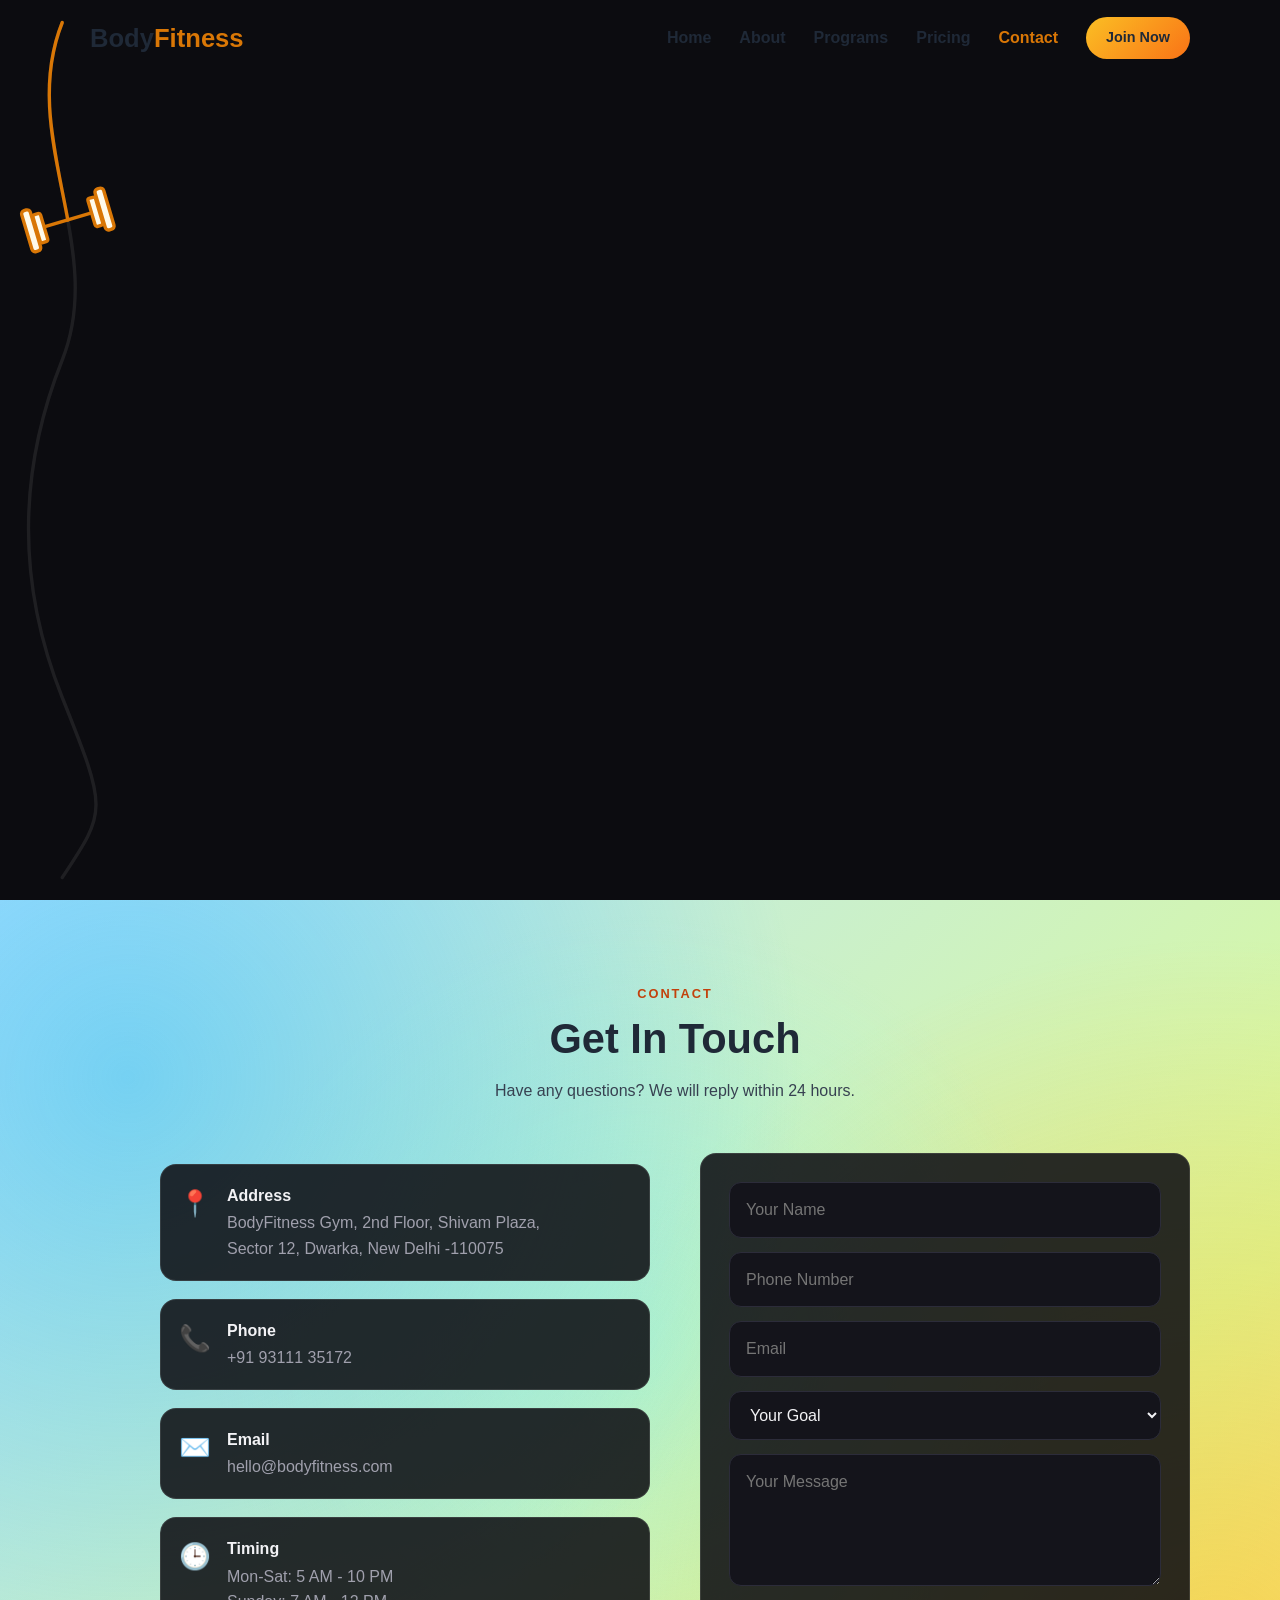
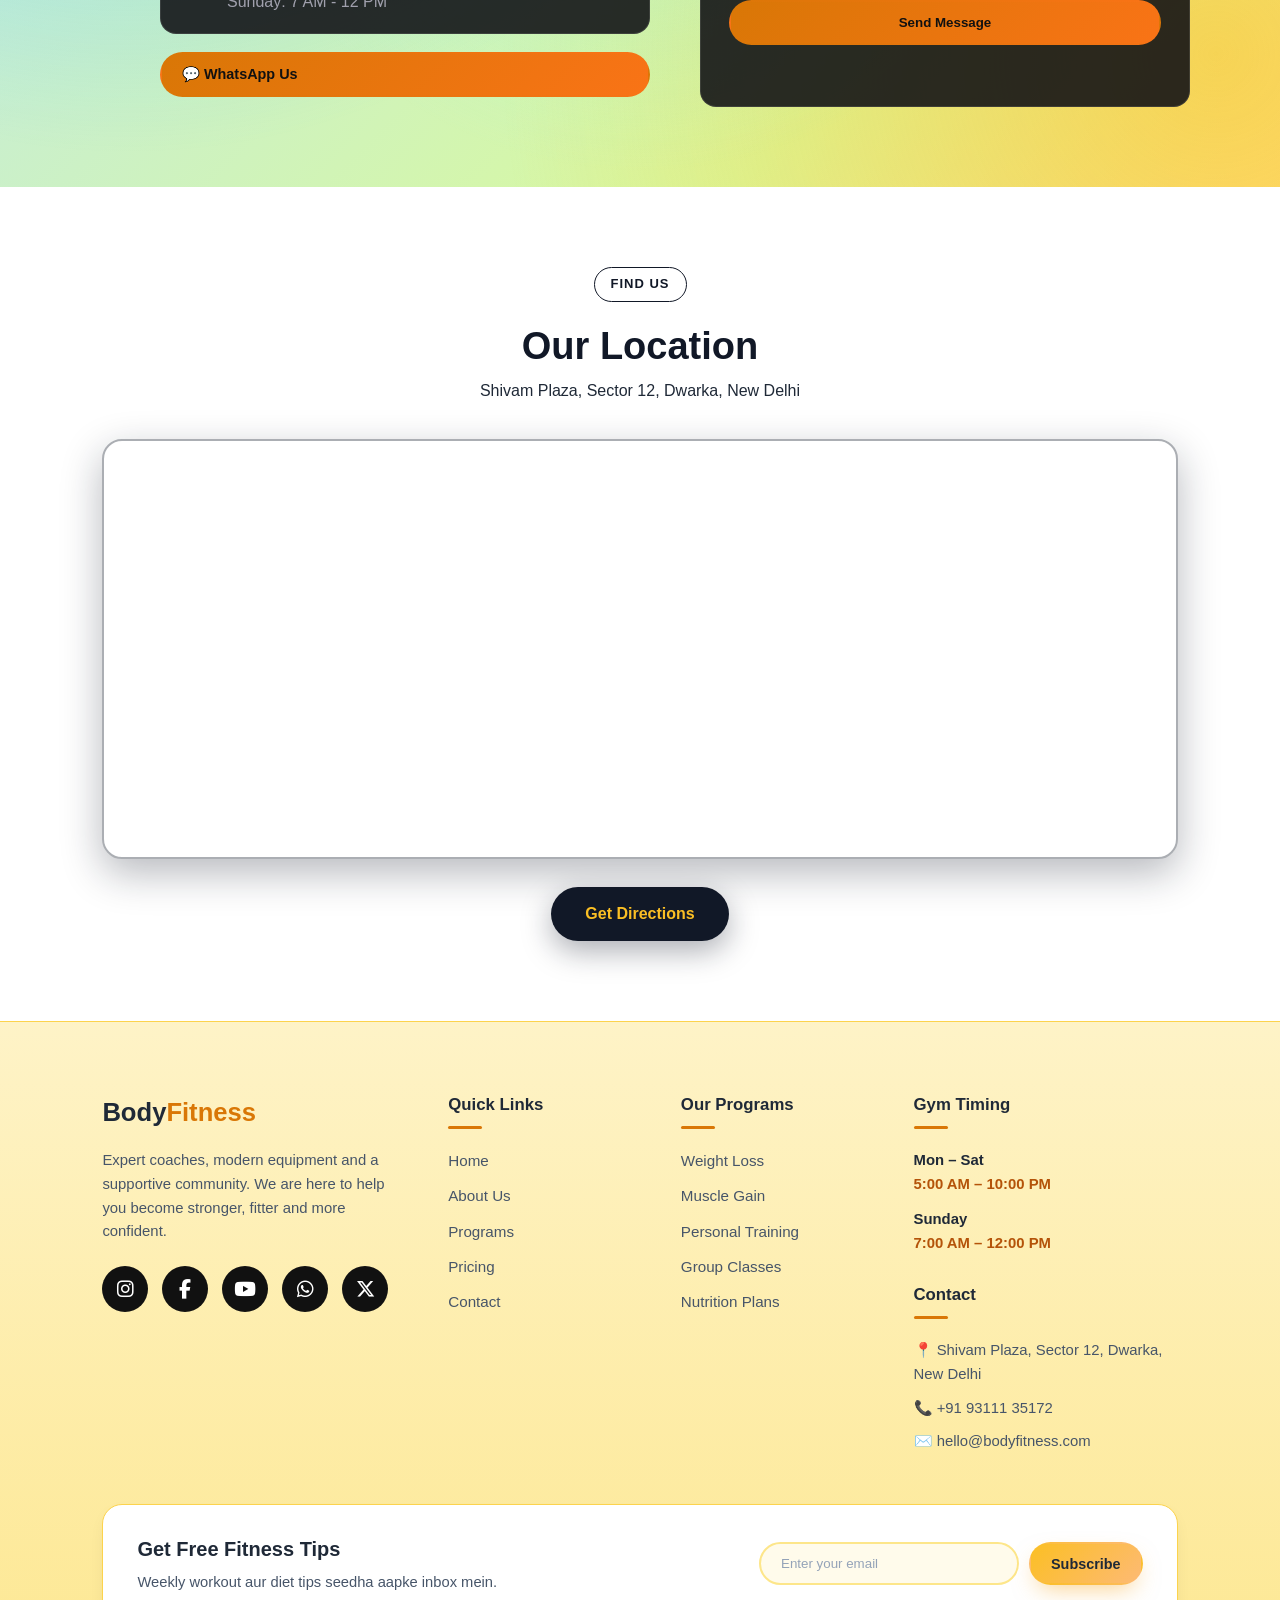
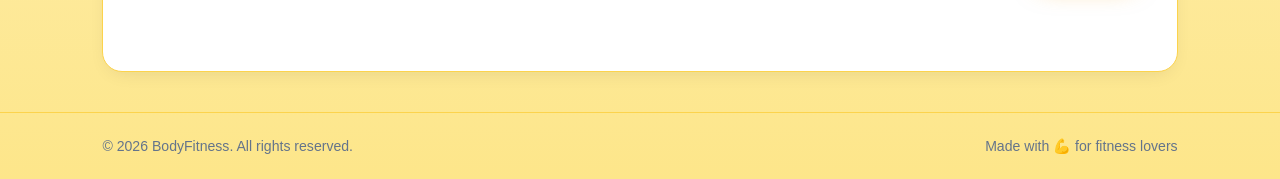
<file: contact.html>
<!DOCTYPE html>
<html lang="en">
<head>
  <meta charset="UTF-8" />
  <meta name="viewport" content="width=device-width, initial-scale=1" />
  <title>Contact – BodyFitness</title>
  <link rel="stylesheet" href="style.css" />
  <link rel="stylesheet" href="https://cdnjs.cloudflare.com/ajax/libs/font-awesome/6.5.1/css/all.min.css">
</head>
<body>

<!-- Scroll line + dumbbell -->
<svg class="scroll-line" viewBox="0 0 100 800" fill="none" aria-hidden="true">
  <path class="track" d="M50 20 C 10 120, 90 220, 50 320 S 10 520, 50 620 S 90 720, 50 780" />
  <path id="drawPath" d="M50 20 C 10 120, 90 220, 50 320 S 10 520, 50 620 S 90 720, 50 780" />
  <g id="dumbbell">
    <g id="dbSpin" stroke="#d97706" stroke-width="3" stroke-linejoin="round" fill="#fffbeb">
      <line x1="-22" y1="0" x2="22" y2="0" />
      <rect x="-38" y="-19" width="8" height="38" rx="3" />
      <rect x="-29" y="-13" width="7" height="26" rx="2" />
      <rect x="22" y="-13" width="7" height="26" rx="2" />
      <rect x="30" y="-19" width="8" height="38" rx="3" />
    </g>
  </g>
</svg>

<!-- Navigation -->
<header class="nav" id="nav">
  <div class="nav-inner">
    <a href="index.html" class="logo">Body<span>Fitness</span></a>
    <nav class="menu" id="menu">
      <a href="index.html">Home</a>
      <a href="about.html">About</a>
      <a href="programs.html">Programs</a>
      <a href="pricing.html">Pricing</a>
      <a href="contact.html" class="active">Contact</a>
      <a href="contact.html" class="btn btn-sm">Join Now</a>
    </nav>
    <button class="burger" id="burger" aria-label="Menu">☰</button>
  </div>
</header>

<!-- Contact -->
<!-- <section id="contact-us" class="section contact-video page-top">
  <video class="bg-video" autoplay muted loop playsinline preload="metadata">
    <source src="video/Gym3.mp4" type="video/mp4">
  </video>
  <div class="bg-overlay"></div>

  <div class="container contact-content">
    <div class="head reveal">
      <span class="eyebrow">Contact</span>
      <h2>Get In Touch</h2>
      <p>Have any questions? We will reply with in 24 hours.</p>
    </div>

    <div class="two-col">
      <div class="contact-info reveal">
        <div class="info-item"><span class="icon">📍</span><div><h3>Address</h3><p>BodyFitness Gym, 2nd Floor, Shivam Plaza,<br>Sector 12, Dwarka, New Delhi -110075</p></div></div>
        <div class="info-item"><span class="icon">📞</span><div><h3>Phone</h3><p>+91 93111 35172</p></div></div>
        <div class="info-item"><span class="icon">✉️</span><div><h3>Email</h3><p>hello@bodyfitness.com</p></div></div>
        <div class="info-item"><span class="icon">🕒</span><div><h3>Timing</h3><p>Mon-Sat: 5 AM - 10 PM<br>Sunday: 7 AM - 12 PM</p></div></div>
        <a href="https://wa.me/919311135172" target="_blank" class="btn btn-sm">💬 WhatsApp Us</a>
      </div>

      <form class="contact-form card reveal" id="contactForm">
        <input type="text" name="name" placeholder="Your Name" required>
        <input type="tel" name="phone" placeholder="Phone Number" required>
        <input type="email" name="email" placeholder="Email">
        <select name="goal">
          <option value="">Your Goal</option>
          <option>Weight Loss</option>
          <option>Muscle Gain</option>
          <option>Strength Training</option>
          <option>Yoga / Zumba</option>
        </select>
        <textarea name="message" rows="4" placeholder="Your Message"></textarea>
        <button type="submit" class="btn">Send Message</button>
        <p class="form-msg" id="formMsg"></p>
      </form>
    </div>
  </div>
</section> -->

<!-- Contact: sirf video -->
<section id="contact-us" class="section contact-video page-top">
  <video class="bg-video" autoplay muted loop playsinline preload="metadata">
    <source src="video/Gym3.mp4" type="video/mp4">
  </video>
  <div class="bg-overlay"></div>
</section>

<!-- Heading + Form wali alag section -->
<section class="section contact-form-section">
  <div class="container">

    <div class="head reveal">
      <span class="eyebrow">Contact</span>
      <h2>Get In Touch</h2>
      <p>Have any questions? We will reply within 24 hours.</p>
    </div>

    <div class="two-col">
      <div class="contact-info reveal">
        <div class="info-item"><span class="icon">📍</span><div><h3>Address</h3><p>BodyFitness Gym, 2nd Floor, Shivam Plaza,<br>Sector 12, Dwarka, New Delhi -110075</p></div></div>
        <div class="info-item"><span class="icon">📞</span><div><h3>Phone</h3><p>+91 93111 35172</p></div></div>
        <div class="info-item"><span class="icon">✉️</span><div><h3>Email</h3><p>hello@bodyfitness.com</p></div></div>
        <div class="info-item"><span class="icon">🕒</span><div><h3>Timing</h3><p>Mon-Sat: 5 AM - 10 PM<br>Sunday: 7 AM - 12 PM</p></div></div>
        <a href="https://wa.me/919311135172" target="_blank" class="btn btn-sm">💬 WhatsApp Us</a>
      </div>

      <form class="contact-form card reveal" id="contactForm">
        <input type="text" name="name" placeholder="Your Name" required>
        <input type="tel" name="phone" placeholder="Phone Number" required>
        <input type="email" name="email" placeholder="Email">
        <select name="goal">
          <option value="">Your Goal</option>
          <option>Weight Loss</option>
          <option>Muscle Gain</option>
          <option>Strength Training</option>
          <option>Yoga / Zumba</option>
        </select>
        <textarea name="message" rows="4" placeholder="Your Message"></textarea>
        <button type="submit" class="btn">Send Message</button>
        <p class="form-msg" id="formMsg"></p>
      </form>
    </div>

  </div>
</section>

<!-- MAP SECTION -->
<section class="map-section" id="location">
  <div class="map-head">
    <span class="map-tag">Find Us</span>
    <h2>Our <span>Location</span></h2>
    <p>Shivam Plaza, Sector 12, Dwarka, New Delhi</p>
  </div>

  <div class="map-box">
    <iframe
      src="https://www.google.com/maps?q=Sector+12+Dwarka+New+Delhi&output=embed"
      width="100%"
      height="100%"
      style="border:0;"
      allowfullscreen=""
      loading="lazy"
      referrerpolicy="no-referrer-when-downgrade"
      title="BodyFitness Location">
    </iframe>
  </div>

  <a class="map-btn"
     href="https://www.google.com/maps/search/?api=1&query=Sector+12+Dwarka+New+Delhi"
     target="_blank" rel="noopener">
    Get Directions
  </a>
</section>

<!-- <footer class="footer">
  <div class="footer-links">
    <a href="index.html">Home</a>
    <a href="about.html">About</a>
    <a href="programs.html">Programs</a>
    <a href="pricing.html">Pricing</a>
    <a href="contact.html">Contact</a>
  </div>
  <p>© <span id="year"></span> BodyFitness. All rights reserved.</p>
</footer> -->
<footer class="ft">

  <div class="ft-main">

    <!-- Brand + social -->
    <div class="ft-col ft-brand">
      <a href="index.html" class="logo">Body<span>Fitness</span></a>
     <p>Expert coaches, modern equipment and a supportive community. We are here to help you become stronger, fitter and more confident.</p>
    <div class="ft-social">
   <a href="https://www.instagram.com" target="_blank" rel="noopener noreferrer" aria-label="Instagram" title="Instagram">
    <i class="fa-brands fa-instagram"></i>
   </a>
   <a href="https://www.facebook.com" target="_blank" rel="noopener noreferrer" aria-label="Facebook" title="Facebook">
    <i class="fa-brands fa-facebook-f"></i>
   </a>
   <a href="https://www.youtube.com" target="_blank" rel="noopener noreferrer" aria-label="YouTube" title="YouTube">
    <i class="fa-brands fa-youtube"></i>
   </a>
   <a href="https://wa.me/919311135172" target="_blank" rel="noopener noreferrer" aria-label="WhatsApp" title="WhatsApp">
    <i class="fa-brands fa-whatsapp"></i>
   </a>
   <a href="https://www.x.com" target="_blank" rel="noopener noreferrer" aria-label="X" title="X">
    <i class="fa-brands fa-x-twitter"></i>
   </a>
   </div>
    </div>

    <!-- Quick links -->
    <div class="ft-col">
      <h4>Quick Links</h4>
      <a href="index.html">Home</a>
      <a href="about.html">About Us</a>
      <a href="programs.html">Programs</a>
      <a href="pricing.html">Pricing</a>
      <a href="contact.html">Contact</a>
    </div>

    <!-- Programs -->
    <div class="ft-col">
      <h4>Our Programs</h4>
      <a href="programs.html">Weight Loss</a>
      <a href="programs.html">Muscle Gain</a>
      <a href="programs.html">Personal Training</a>
      <a href="programs.html">Group Classes</a>
      <a href="programs.html">Nutrition Plans</a>
    </div>

    <!-- Timing + Contact -->
    <div class="ft-col">
      <h4>Gym Timing</h4>
      <p class="ft-time"><b>Mon – Sat</b><span>5:00 AM – 10:00 PM</span></p>
      <p class="ft-time"><b>Sunday</b><span>7:00 AM – 12:00 PM</span></p>
      <h4 class="ft-gap">Contact</h4>
      <p>📍 Shivam Plaza, Sector 12, Dwarka, New Delhi</p>
      <p>📞 +91 93111 35172</p>
      <p>✉️ hello@bodyfitness.com</p>
    </div>

  </div>

  <!-- Newsletter -->
  <div class="ft-news">
    <div>
      <h4>Get Free Fitness Tips</h4>
      <p>Weekly workout aur diet tips seedha aapke inbox mein.</p>
    </div>
    <form id="newsForm" class="ft-form">
      <input type="email" placeholder="Enter your email" required />
      <button type="submit" class="btn btn-sm">Subscribe</button>
    </form>
    <p class="ft-msg" id="newsMsg"></p>
  </div>

  <!-- Bottom bar -->
  <div class="ft-bottom">
    <p>© <span id="year"></span> BodyFitness. All rights reserved.</p>
    <p>Made with 💪 for fitness lovers</p>
  </div>

</footer>

<script src="script.js"></script>
</body>
</html>
</file>
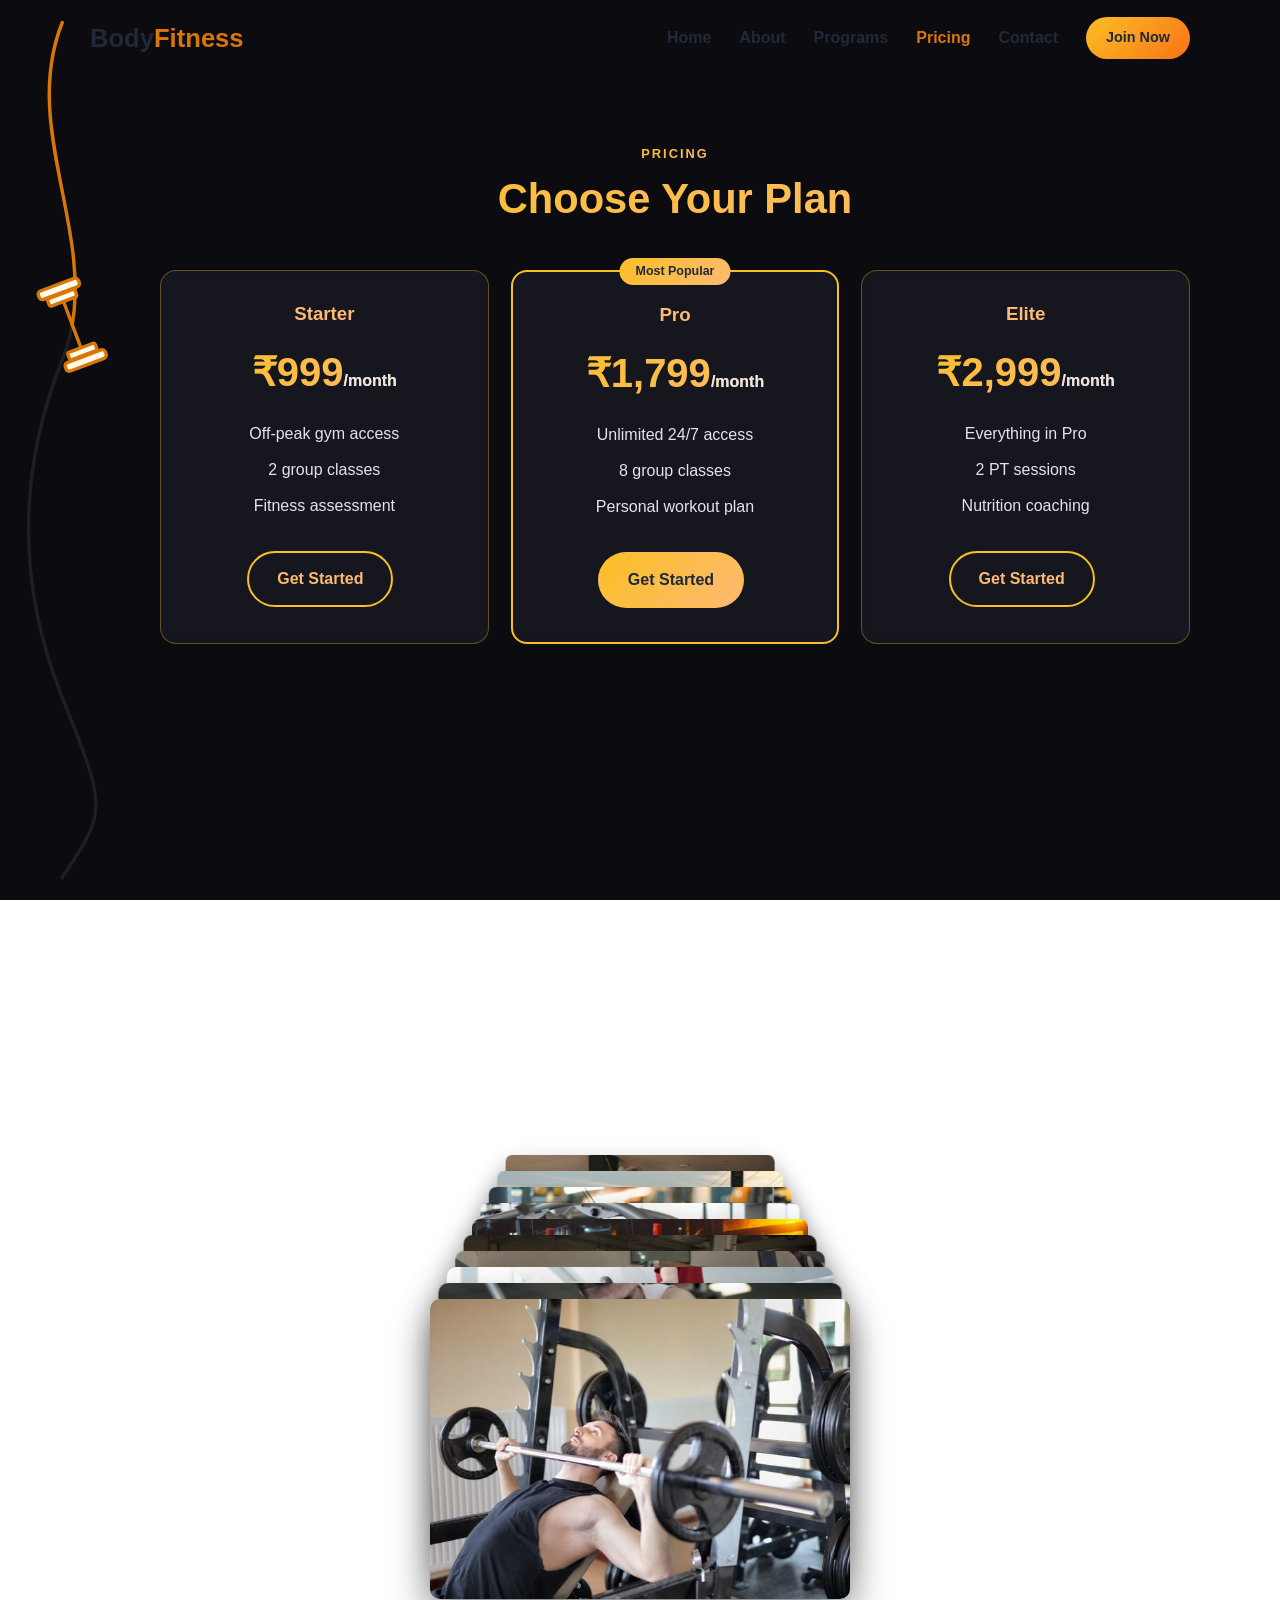
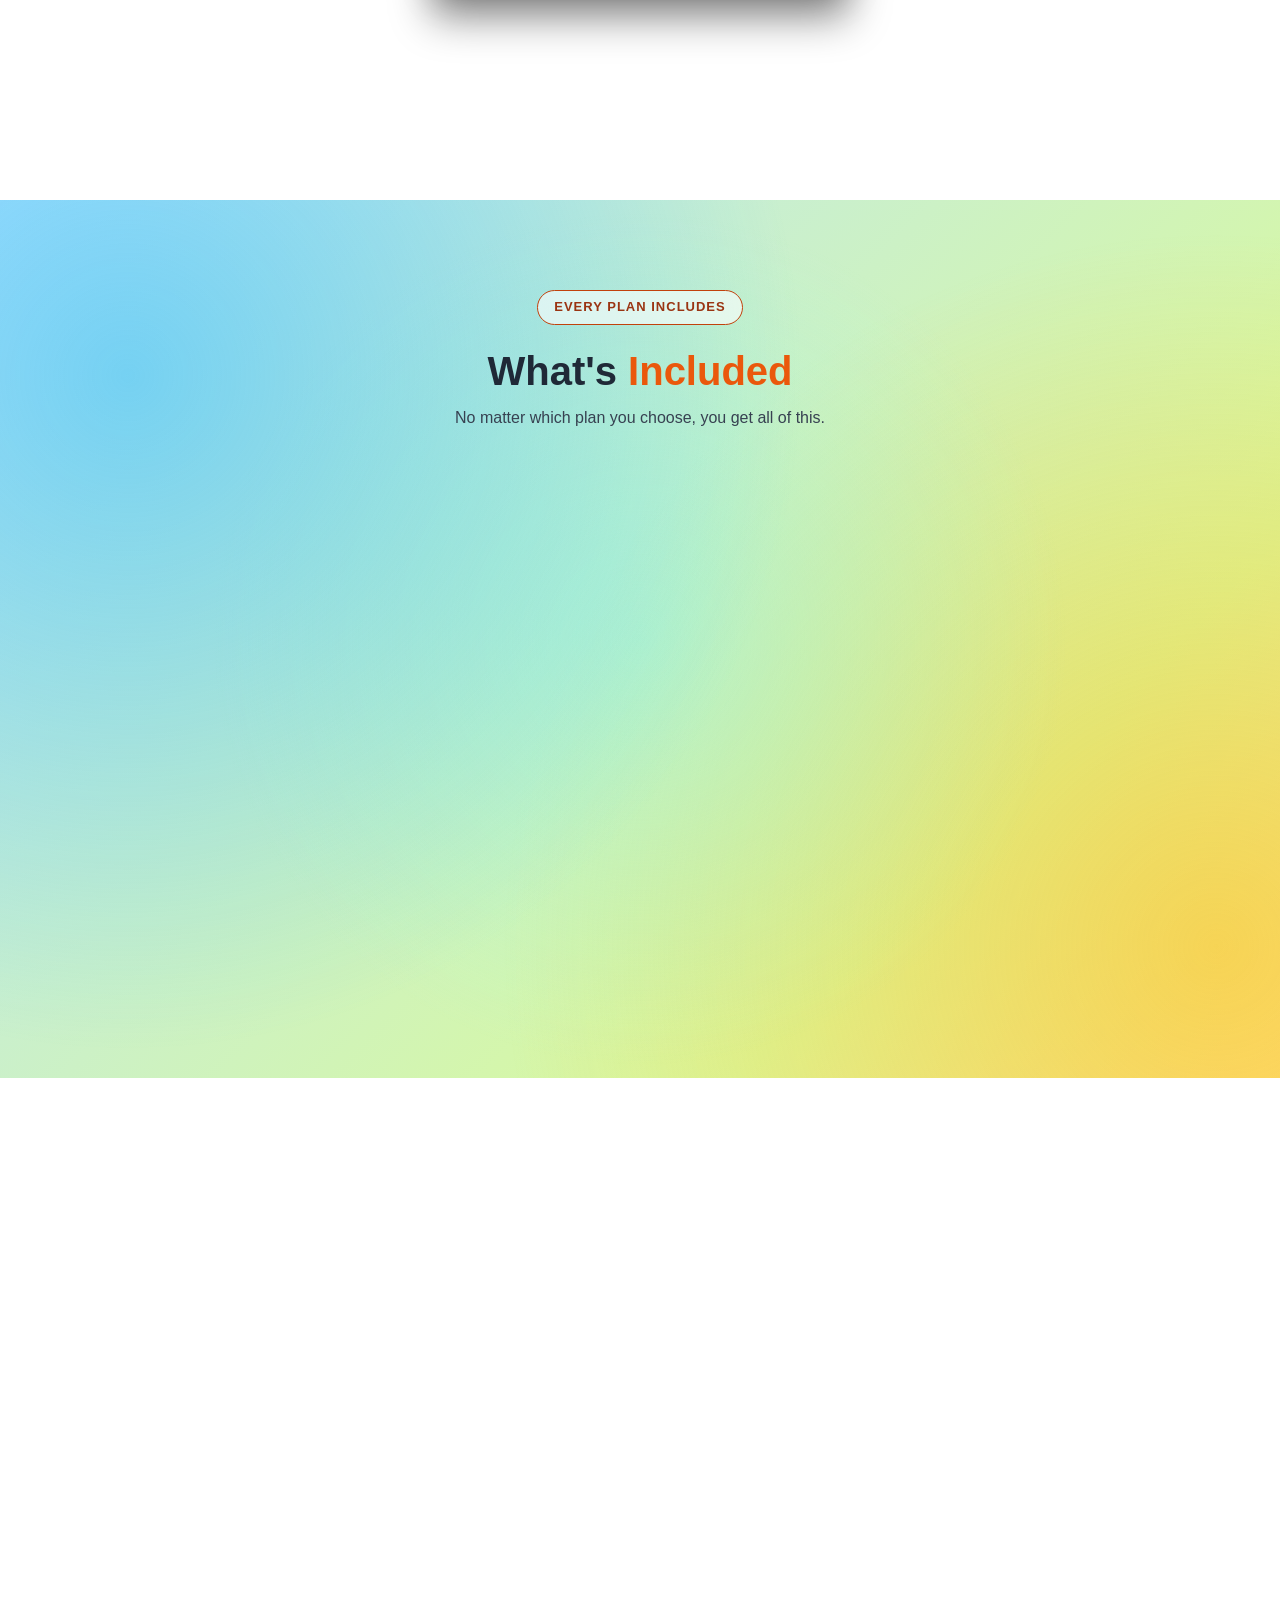
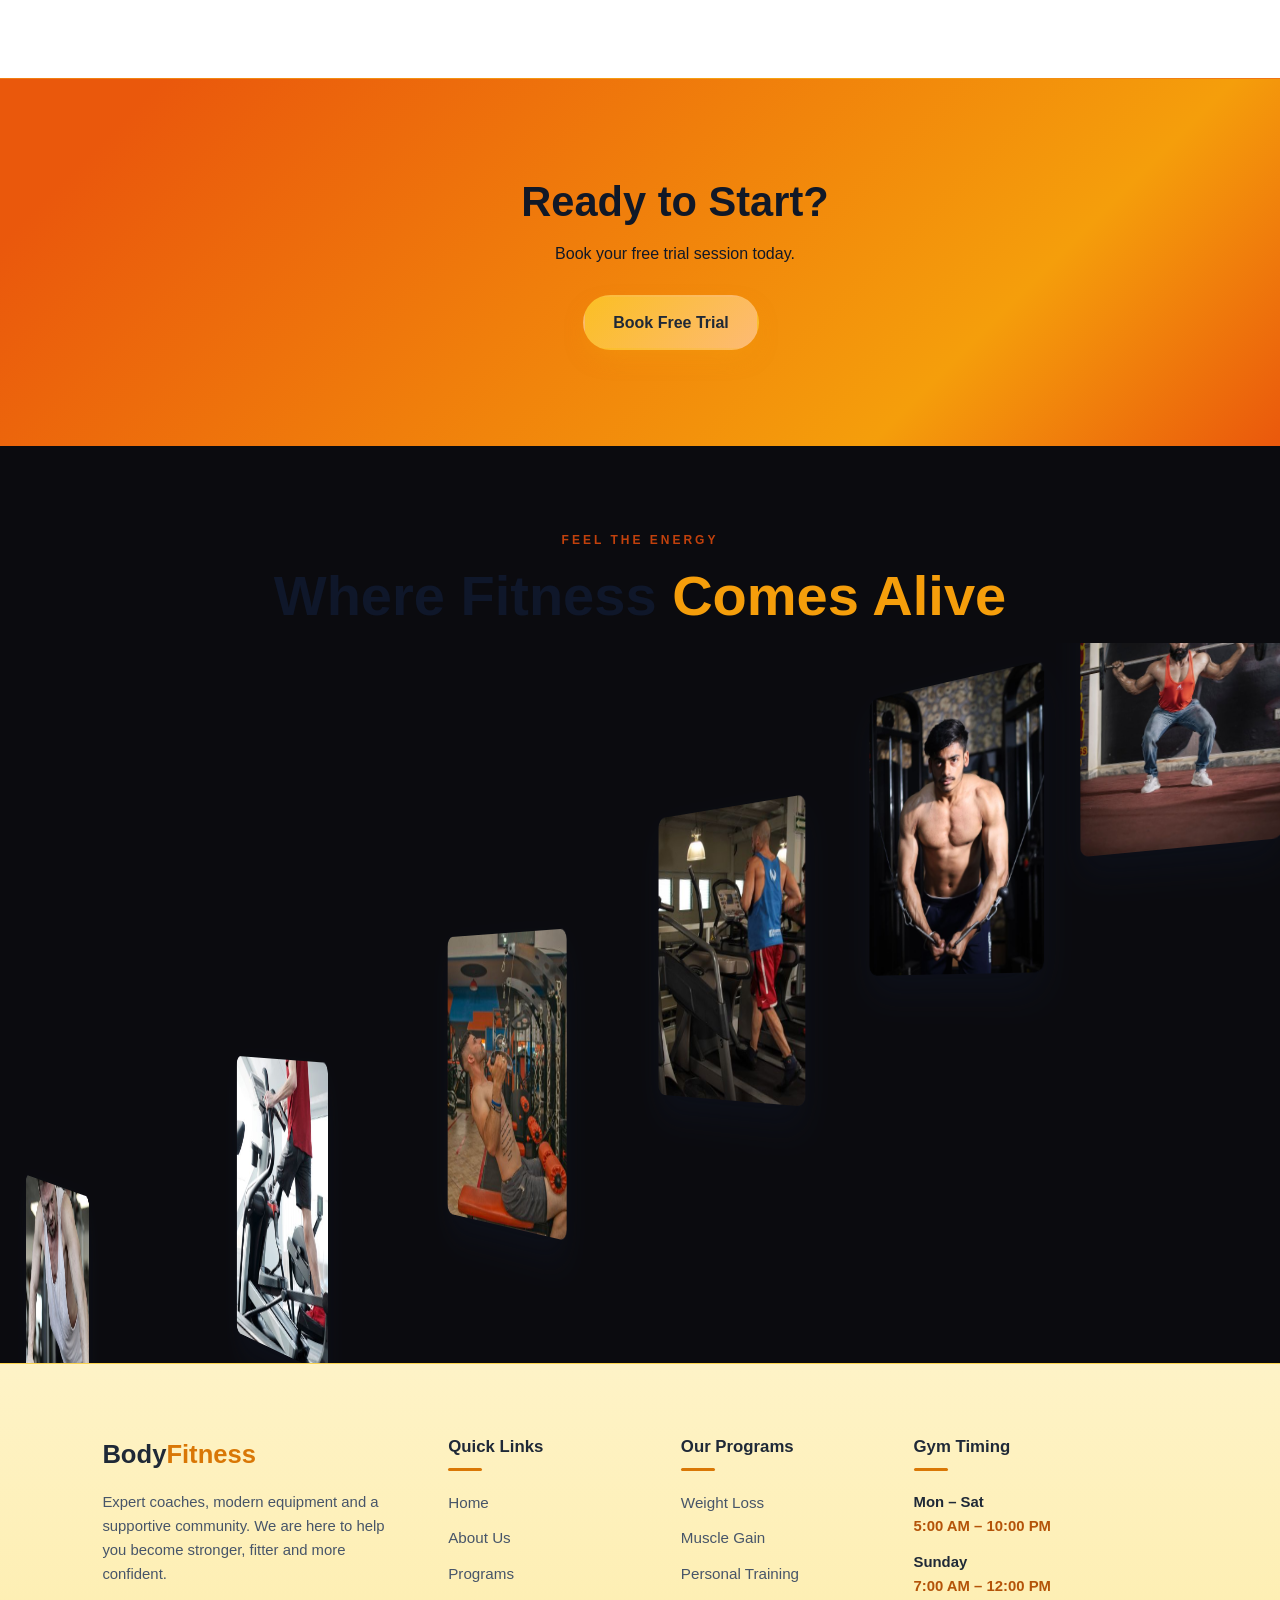
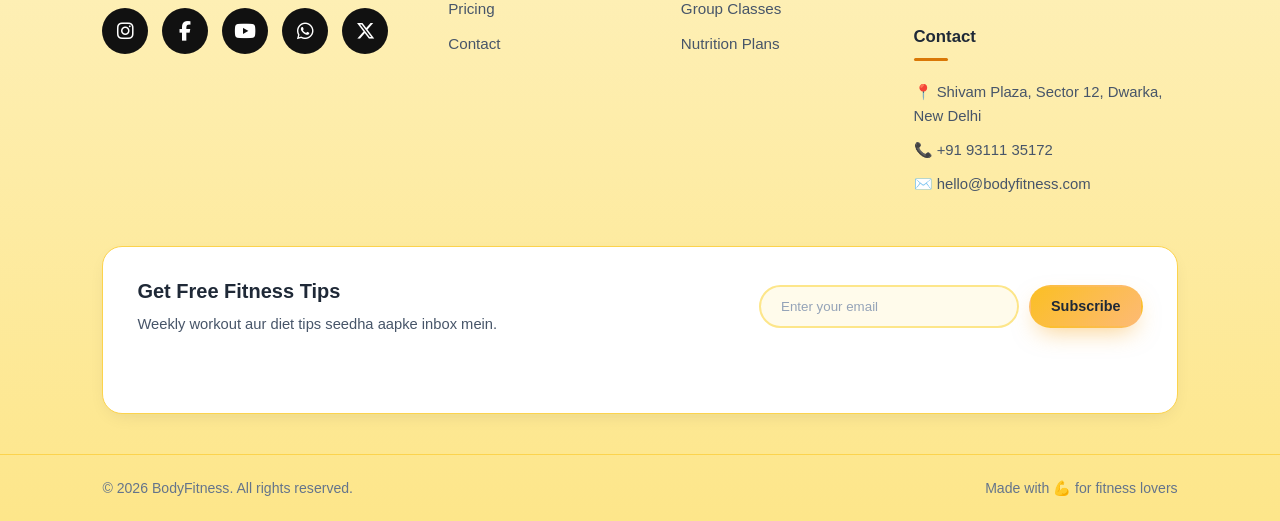
<file: pricing.html>
<!DOCTYPE html>
<html lang="en">
<head>
  <meta charset="UTF-8" />
  <meta name="viewport" content="width=device-width, initial-scale=1" />
  <title>Pricing – BodyFitness</title>
  <link rel="stylesheet" href="style.css" />
  <link rel="stylesheet" href="https://cdnjs.cloudflare.com/ajax/libs/font-awesome/6.5.1/css/all.min.css">
  <link rel="stylesheet" href="image-trail.css" />
</head>
<body>

<!-- Scroll line + dumbbell -->
<svg class="scroll-line" viewBox="0 0 100 800" fill="none" aria-hidden="true">
  <path class="track" d="M50 20 C 10 120, 90 220, 50 320 S 10 520, 50 620 S 90 720, 50 780" />
  <path id="drawPath" d="M50 20 C 10 120, 90 220, 50 320 S 10 520, 50 620 S 90 720, 50 780" />
  <g id="dumbbell">
    <g id="dbSpin" stroke="#d97706" stroke-width="3" stroke-linejoin="round" fill="#fffbeb">
      <line x1="-22" y1="0" x2="22" y2="0" />
      <rect x="-38" y="-19" width="8" height="38" rx="3" />
      <rect x="-29" y="-13" width="7" height="26" rx="2" />
      <rect x="22" y="-13" width="7" height="26" rx="2" />
      <rect x="30" y="-19" width="8" height="38" rx="3" />
    </g>
  </g>
</svg>

<!-- Navigation -->
<header class="nav" id="nav">
  <div class="nav-inner">
    <a href="index.html" class="logo">Body<span>Fitness</span></a>
    <nav class="menu" id="menu">
      <a href="index.html">Home</a>
      <a href="about.html">About</a>
      <a href="programs.html">Programs</a>
      <a href="pricing.html" class="active">Pricing</a>
      <a href="contact.html">Contact</a>
      <a href="contact.html" class="btn btn-sm">Join Now</a>
    </nav>
    <button class="burger" id="burger" aria-label="Menu">☰</button>
  </div>
</header>

<!-- Pricing -->
<section id="pricing" class="section pricing-video page-top">
  <video class="bg-video" autoplay muted loop playsinline preload="metadata">
    <source src="video/Gym6.mp4" type="video/mp4">
  </video>
  <div class="bg-overlay"></div>

  <div class="container pricing-content">
    <div class="head reveal">
      <span class="eyebrow">Pricing</span>
      <h2>Choose Your Plan</h2>
    </div>
    <div class="grid g3">
      <article class="card price reveal">
        <h3>Starter</h3>
        <div class="amount">₹999<small>/month</small></div>
        <ul><li>Off-peak gym access</li><li>2 group classes</li><li>Fitness assessment</li></ul>
        <a href="contact.html" class="btn btn-outline">Get Started</a>
      </article>
      <article class="card price popular reveal">
        <span class="badge">Most Popular</span>
        <h3>Pro</h3>
        <div class="amount">₹1,799<small>/month</small></div>
        <ul><li>Unlimited 24/7 access</li><li>8 group classes</li><li>Personal workout plan</li></ul>
        <a href="contact.html" class="btn">Get Started</a>
      </article>
      <article class="card price reveal">
        <h3>Elite</h3>
        <div class="amount">₹2,999<small>/month</small></div>
        <ul><li>Everything in Pro</li><li>2 PT sessions</li><li>Nutrition coaching</li></ul>
        <a href="contact.html" class="btn btn-outline">Get Started</a>
      </article>
    </div>
  </div>
</section>

<!-- RECENT WORKS ANIMATION -->
<section class="rw-section" id="recent-works">
  <div class="rw-head">
    <!-- <span>RECENT WORKS</span> -->
    <!-- <span>2023-2026</span> -->
  </div>

  <div class="rw-scene">
    <div class="rw-stack">
      <div class="rw-card"><img src="images/Fitness.jpg" /></div>
      <div class="rw-card"><img src="images/Gym1.jpg" /></div>
      <div class="rw-card"><img src="images/Gym2.jpg" /></div>
      <div class="rw-card"><img src="images/Gym3.jpg" /></div>
      <div class="rw-card"><img src="images/Gym4.jpg" /></div>
      <div class="rw-card"><img src="images/Gym5.jpg" /></div>
      <div class="rw-card"><img src="images/Gym6.jpg" /></div>
      <div class="rw-card"><img src="images/Gym.jpg" /></div>
      <div class="rw-card"><img src="images/Crossfit.jpg" /></div>
      <div class="rw-card"><img src="images/Muscle-Gain.jpg" /></div>
    </div>
  </div>
</section>

<!-- WHAT'S INCLUDED -->
<section class="included" id="included">
  <div class="included-head">
    <span class="included-tag">Every Plan Includes</span>
    <h2>What's <span>Included</span></h2>
    <p>No matter which plan you choose, you get all of this.</p>
  </div>

  <div class="included-grid">
    <div class="inc-card">
      <div class="inc-icon">🏋️</div>
      <h3>Modern Equipment</h3>
      <p>Latest machines, free weights and a full cardio zone.</p>
    </div>

    <div class="inc-card">
      <div class="inc-icon">🧑‍🏫</div>
      <h3>Trainer Guidance</h3>
      <p>Floor trainers are always available to check your form.</p>
    </div>

    <div class="inc-card">
      <div class="inc-icon">🔐</div>
      <h3>Secure Lockers</h3>
      <p>Keep your belongings safe while you train.</p>
    </div>

    <div class="inc-card">
      <div class="inc-icon">🚿</div>
      <h3>Showers & Changing Rooms</h3>
      <p>Clean, comfortable facilities to freshen up after your workout.</p>
    </div>

    <div class="inc-card">
      <div class="inc-icon">📶</div>
      <h3>Free WiFi</h3>
      <p>Stay connected for music, videos and your fitness apps.</p>
    </div>

    <div class="inc-card">
      <div class="inc-icon">📱</div>
      <h3>Progress Tracking</h3>
      <p>Track your weight, workouts and results over time.</p>
    </div>
  </div>
</section>

<section class="included1" id="included1"
data-trail
data-images="images/DeadLift.jpg, images/flys.jpg, images/overhead.jpg, images/pullup.jpg, images/pushup.jpg, images/single leg lunge.jpg, images/trainer2.jpg, images/trainer3.jpg, images/trainer4.jpg, images/trainer1.jpg ">
</section>

<!-- CTA -->
<section id="cta" class="section cta">
  <div class="container center reveal">
    <h2>Ready to Start?</h2>
    <p>Book your free trial session today.</p>
    <a href="contact.html" class="btn">Book Free Trial</a>
  </div>
</section>

<!-- Gallery section -->
<section class="dg-section">

  <div class="dg-intro">
    <span class="dg-eyebrow">FEEL THE ENERGY</span>
    <h2>Where Fitness <span>Comes Alive</span></h2>
  </div>

  <div class="dg-stage">
    <div class="dg-card"><img src="images/Gym1.jpg" alt="" draggable="false" /></div>
    <div class="dg-card"><img src="images/Gym2.jpg" alt="" draggable="false" /></div>
    <div class="dg-card"><img src="images/Gym3.jpg" alt="" draggable="false" /></div>
    <div class="dg-card"><img src="images/Gym4.jpg" alt="" draggable="false" /></div>
    <div class="dg-card"><img src="images/gym7.jpg" alt="" draggable="false" /></div>
    <div class="dg-card"><img src="images/gym8.jpg" alt="" draggable="false" /></div>
    <div class="dg-card"><img src="images/Cardio.jpg" alt="" draggable="false" /></div>
    <div class="dg-card"><img src="images/single leg lunge.jpg" alt="" draggable="false" /></div>
  </div>

</section>

<!-- <footer class="footer">
  <div class="footer-links">
    <a href="index.html">Home</a>
    <a href="about.html">About</a>
    <a href="programs.html">Programs</a>
    <a href="pricing.html">Pricing</a>
    <a href="contact.html">Contact</a>
  </div>
  <p>© <span id="year"></span> BodyFitness. All rights reserved.</p>
</footer> -->
<footer class="ft">

  <div class="ft-main">

    <!-- Brand + social -->
    <div class="ft-col ft-brand">
      <a href="index.html" class="logo">Body<span>Fitness</span></a>
      <p>Expert coaches, modern equipment and a supportive community. We are here to help you become stronger, fitter and more confident.</p>
      <div class="ft-social">
  <a href="https://www.instagram.com" target="_blank" rel="noopener noreferrer" aria-label="Instagram" title="Instagram">
    <i class="fa-brands fa-instagram"></i>
  </a>
  <a href="https://www.facebook.com" target="_blank" rel="noopener noreferrer" aria-label="Facebook" title="Facebook">
    <i class="fa-brands fa-facebook-f"></i>
  </a>
   <a href="https://www.youtube.com" target="_blank" rel="noopener noreferrer" aria-label="YouTube" title="YouTube">
    <i class="fa-brands fa-youtube"></i>
   </a>
   <a href="https://wa.me/919311135172" target="_blank" rel="noopener noreferrer" aria-label="WhatsApp" title="WhatsApp">
    <i class="fa-brands fa-whatsapp"></i>
   </a>
   <a href="https://www.x.com" target="_blank" rel="noopener noreferrer" aria-label="X" title="X">
    <i class="fa-brands fa-x-twitter"></i>
   </a>
  </div>
    </div>

    <!-- Quick links -->
    <div class="ft-col">
      <h4>Quick Links</h4>
      <a href="index.html">Home</a>
      <a href="about.html">About Us</a>
      <a href="programs.html">Programs</a>
      <a href="pricing.html">Pricing</a>
      <a href="contact.html">Contact</a>
    </div>

    <!-- Programs -->
    <div class="ft-col">
      <h4>Our Programs</h4>
      <a href="programs.html">Weight Loss</a>
      <a href="programs.html">Muscle Gain</a>
      <a href="programs.html">Personal Training</a>
      <a href="programs.html">Group Classes</a>
      <a href="programs.html">Nutrition Plans</a>
    </div>

    <!-- Timing + Contact -->
    <div class="ft-col">
      <h4>Gym Timing</h4>
      <p class="ft-time"><b>Mon – Sat</b><span>5:00 AM – 10:00 PM</span></p>
      <p class="ft-time"><b>Sunday</b><span>7:00 AM – 12:00 PM</span></p>
      <h4 class="ft-gap">Contact</h4>
      <p>📍 Shivam Plaza, Sector 12, Dwarka, New Delhi</p>
      <p>📞 +91 93111 35172</p>
      <p>✉️ hello@bodyfitness.com</p>
    </div>

  </div>

  <!-- Newsletter -->
  <div class="ft-news">
    <div>
      <h4>Get Free Fitness Tips</h4>
      <p>Weekly workout aur diet tips seedha aapke inbox mein.</p>
    </div>
    <form id="newsForm" class="ft-form">
      <input type="email" placeholder="Enter your email" required />
      <button type="submit" class="btn btn-sm">Subscribe</button>
    </form>
    <p class="ft-msg" id="newsMsg"></p>
  </div>

  <!-- Bottom bar -->
  <div class="ft-bottom">
    <p>© <span id="year"></span> BodyFitness. All rights reserved.</p>
    <p>Made with 💪 for fitness lovers</p>
  </div>

</footer>

<script src="https://cdnjs.cloudflare.com/ajax/libs/gsap/3.12.5/gsap.min.js"></script>
<script src="image-trail.js"></script>
<script src="diagonal-stack.js"></script>
<script src="recent-works.js"></script>
<script src="script.js"></script>
</body>
</html>
</file>
<file: style.css>
:root{--bg:#0b0b0f;--bg2:#14141b;--card:#1a1a23;--text:#f2f2f5;--muted:#a0a0ad;--accent:#d97706;--accent2:#f97316;--radius:16px}
*{box-sizing:border-box;margin:0;padding:0}
html{scroll-behavior:smooth;scroll-padding-top:70px}
body{font-family:'Segoe UI',Roboto,Arial,sans-serif;background:var(--bg);color:var(--text);line-height:1.6;overflow-x:hidden}
a{color:inherit;text-decoration:none}
ul{list-style:none}
p{color:var(--muted)}
.container{width:min(1100px,92%);margin:auto}
.center{text-align:center}

/* Buttons */
.btn{display:inline-block;background:linear-gradient(135deg,var(--accent),var(--accent2));color:#111;font-weight:700;
  padding:13px 28px;border-radius:50px;border:2px solid transparent;cursor:pointer;transition:.25s;margin:6px 8px 6px 0}
.btn:hover{transform:translateY(-3px);box-shadow:0 10px 25px rgba(255,90,31,.35)}
.btn-outline{background:transparent;color:var(--text);border-color:var(--accent)}
.btn-sm{padding:9px 20px;font-size:.9rem;margin:0}

/* Scroll line */
.scroll-line{position:fixed;left:6px;top:0;height:100vh;aspect-ratio:100/800;z-index:40;pointer-events:none;overflow:visible}
.scroll-line path{stroke-linecap:round;stroke-width:3;fill:none}
.scroll-line .track{stroke:rgba(255,255,255,.08)}
#drawPath{stroke:var(--accent)}
@media(max-width:1100px){.scroll-line{display:none}}
@media(min-width:1101px){.hero-content,.section>.container,.footer{padding-left:70px}}

/* Navbar */
/* .nav{position:fixed;top:0;width:100%;z-index:60;transition:.3s}
.nav.scrolled{background:rgba(11,11,15,.9);backdrop-filter:blur(10px);box-shadow:0 5px 20px rgba(0,0,0,.5)}
.nav-inner{width:min(1100px,92%);margin:auto;display:flex;justify-content:space-between;align-items:center;height:76px;transition:height .3s}
.nav.scrolled .nav-inner{height:58px}
.logo{font-size:1.6rem;font-weight:800}
.logo span{color:var(--accent)}
.menu{display:flex;align-items:center;gap:28px}
.menu a:not(.btn):hover,.menu a.active{color:var(--accent)}
.burger{display:none;background:none;border:0;color:#fff;font-size:1.8rem;cursor:pointer} */
/* Navbar */
/* .nav{position:fixed;top:0;width:100%;z-index:60;transition:.3s;background:rgba(255,251,235,.85);backdrop-filter:blur(10px);border-bottom:1px solid #fde68a}
.nav.scrolled{background:rgba(255,251,235,.96);backdrop-filter:blur(10px);box-shadow:0 5px 20px rgba(15,23,42,.15)}
.nav-inner{width:min(1100px,92%);margin:auto;display:flex;justify-content:space-between;align-items:center;height:76px;transition:height .3s}
.nav.scrolled .nav-inner{height:58px}
.logo{font-size:1.6rem;font-weight:800;color:#1f2937}
.logo span{color:#d97706}
.menu{display:flex;align-items:center;gap:28px}
.menu a:not(.btn){color:#1f2937;font-weight:600}
.menu a:not(.btn):hover,.menu a.active{color:#d97706}
.menu a.btn.btn-sm{background:linear-gradient(135deg,#fbbf24,#f97316);color:#1f2937;border:none;box-shadow:0 8px 20px -8px rgba(245,158,11,.6)}
.menu a.btn.btn-sm:hover{transform:translateY(-2px);box-shadow:0 12px 26px -8px rgba(245,158,11,.7)}
.burger{display:none;background:none;border:0;color:#1f2937;font-size:1.8rem;cursor:pointer} */
.nav{position:fixed;top:0;width:100%;z-index:60;transition:.3s;background:transparent;border:0;box-shadow:none;backdrop-filter:none}
.nav.scrolled{background:transparent;box-shadow:none;backdrop-filter:none}
.nav-inner{width:min(1100px,92%);margin:auto;display:flex;justify-content:space-between;align-items:center;height:76px;transition:height .3s}
.nav.scrolled .nav-inner{height:58px}
.logo{font-size:1.6rem;font-weight:800;color:#1f2937}
.logo span{color:#d97706}
.menu{display:flex;align-items:center;gap:28px}
.menu a:not(.btn){color:#1f2937;font-weight:600}
.menu a:not(.btn):hover,.menu a.active{color:#d97706}
.menu a.btn.btn-sm{background:linear-gradient(135deg,#fbbf24,#f97316);color:#1f2937;border:none;box-shadow:none}
.menu a.btn.btn-sm:hover{transform:translateY(-2px)}
.burger{display:none;background:none;border:0;color:#1f2937;font-size:1.8rem;cursor:pointer}
@media (max-width: 1024px) {
  .burger { display: block; }

  .menu {
    position: absolute;
    top: 76px;
    left: 4%;
    right: 4%;
    flex-direction: column;
    align-items: center;
    text-align: center;
    gap: 16px;
    padding: 24px 20px;
    border-radius: 16px;
    background: #fff;
    box-shadow: 0 10px 30px rgba(0,0,0,.15);
    display: none;
  }

  .menu.open { display: flex; }
}

/* Hero */
.hero{position:relative;height:100vh;min-height:620px;display:flex;align-items:center;overflow:hidden;
  background:radial-gradient(circle at 75% 25%,rgba(255,90,31,.35),transparent 55%),var(--bg2)}
.hero-video{position:absolute;inset:0;width:100%;height:100%;object-fit:cover}
.hero-overlay{position:absolute;inset:0;background:linear-gradient(90deg,rgba(0,0,0,.77),rgba(0,0,0,.1))}
.hero-content{position:relative;z-index:2}
.tag{display:inline-block;background:rgba(255,255,255,.1);padding:6px 16px;border-radius:50px;font-size:.85rem;color:var(--accent2);margin-bottom:18px}
.hero h1{font-size:clamp(2.4rem,6vw,4.6rem);line-height:1.1;margin-bottom:18px}
.hero h1 span{color:var(--accent)}
.hero p{max-width:520px;margin-bottom:26px;color:#ddd}

/* Sections */
.section{padding:90px 0}
.dark{background:var(--bg2)}
.head{text-align:center;margin-bottom:46px}
.eyebrow{color:var(--accent);font-weight:700;letter-spacing:2px;text-transform:uppercase;font-size:.8rem}
h2{font-size:clamp(1.7rem,3.5vw,2.6rem);margin:8px 0 14px;line-height:1.2}
.two-col{display:grid;grid-template-columns:1fr 1fr;gap:50px;align-items:center}
.stats{display:grid;gap:16px}
.stats div{background:var(--card);padding:22px;border-radius:var(--radius);border-left:5px solid var(--accent)}
.stats b{font-size:2.2rem;color:var(--accent);display:block}
.stats small{color:var(--muted)}

.grid{display:grid;grid-template-columns:repeat(4,1fr);gap:22px}
.grid.g3{grid-template-columns:repeat(3,1fr)}
.card{background:var(--card);padding:28px;border-radius:var(--radius);border:1px solid #262633;transition:.3s}
.card:hover{transform:translateY(-6px);border-color:var(--accent)}
.icon{font-size:2.2rem;margin-bottom:10px}

.price{position:relative;text-align:center}
.amount{font-size:2.5rem;font-weight:800;margin:12px 0}
.amount small{font-size:1rem;color:var(--muted)}
.price ul{margin-bottom:22px;color:var(--muted)}
.price li{padding:5px 0}
.popular{border:2px solid var(--accent)}
.badge{position:absolute;top:-14px;left:50%;transform:translateX(-50%);background:var(--accent);color:#111;padding:4px 16px;border-radius:50px;font-size:.78rem;font-weight:700}

/* .cta{background:linear-gradient(135deg,rgba(255,90,31,.18),rgba(255,183,3,.08)),var(--bg2)}
.cta p{margin-bottom:22px} */
/* CTA: golden-peach */
.cta{
  background:linear-gradient(135deg,#ea580c 10%,#f59e0b 75%,#ea580c 100%);
  border-top:1px solid rgba(251,191,36,.25);
}
.cta h2{
  /* background:linear-gradient(135deg,#fbbf24,#fdba74); */
  background: none;
  -webkit-background-clip:initial;
  background-clip:initial;
  -webkit-text-fill-color:#111827;
  color: #111827;
}
.cta p{
  margin-bottom:22px;
  color:#111827;
}
.cta .btn{
  background:linear-gradient(135deg,#fbbf24,#fdba74);
  color:#1f2937;
  box-shadow:0 10px 25px -8px rgba(245,158,11,.5);
  transition: background .3s ease, color .3s ease,transform .3s ease,box-shadow .3s ease;
}
.cta .btn:hover{
  background: #111827;
  color:#fbbf24;
  transform:translateY(-3px);
  box-shadow:0 16px 32px -8px rgba(17,24,39,.5);
}
.footer{background:#07070a;padding:26px 0;text-align:center}

/* Reveal */
.reveal{opacity:0;transform:translateY(40px);transition:opacity 1s,transform 1s}
.reveal.show{opacity:1;transform:none}

@media(max-width:900px){.two-col{grid-template-columns:1fr}.grid,.grid.g3{grid-template-columns:1fr 1fr}}
@media(max-width:640px){
  .burger{display:block}
  .menu{position:absolute;top:76px;left:0;width:100%;background:var(--bg2);flex-direction:column;padding:24px 0;gap:18px;display:none}
  .menu.open{display:flex}
  .grid,.grid.g3{grid-template-columns:1fr}
  .section{padding:65px 0}
}

/* About video background */
/* .about-video{position:relative;overflow:hidden;background:var(--bg2)}
.bg-video{position:absolute;inset:0;width:100%;height:100%;object-fit:cover}
.bg-overlay{position:absolute;inset:0;background:linear-gradient(90deg,rgba(0,0,0,.66),rgba(0,0,0,.11))}
.about-content{position:relative;z-index:2}
.about-video p{color:#e4e4ea}
.about-video .stats div{background:rgba(26,26,35,.75);backdrop-filter:blur(6px)} */
/* About video background */
.about-video{position:relative;overflow:hidden;background:var(--bg2)}
.bg-video{position:absolute;inset:0;width:100%;height:100%;object-fit:cover}
.bg-overlay{position:absolute;inset:0;background:linear-gradient(90deg,rgba(0,0,0,.66),rgba(0,0,0,.11))}
.about-content{position:relative;z-index:2}
.about-video p{color:#e4e4ea}

/* Eyebrow: golden */
.about-video .eyebrow{color:#fbbf24}

/* Stats cards */
.about-video .stats div{
  background:rgba(26,26,35,.75);
  backdrop-filter:blur(6px);
  border-left:4px solid #fbbf24;
  transition:.3s;
}
.about-video .stats div:hover{
  transform:translateX(-8px);
  box-shadow:0 14px 30px -10px rgba(245,158,11,.5);
}

/* Numbers: golden-peach gradient text */
.about-video .stats b{
  background:linear-gradient(135deg,#fbbf24,#fdba74);
  -webkit-background-clip:text;
  background-clip:text;
  -webkit-text-fill-color:transparent;
  color:transparent;
}

/* Programs video background */
.programs-video {
  position: relative;
  overflow: hidden;
  background: #000;
}

.programs-video .bg-video {
  position: absolute;
  inset: 0;
  width: 100%;
  height: 100%;
  object-fit: cover;
  z-index: 0;
}

.programs-video .bg-overlay {
  position: absolute;
  inset: 0;
  background: rgba(0, 0, 0, 0.15);
  z-index: 1;
}

.programs-content {
  position: relative;
  z-index: 2;
}

.programs-video p {
  color: #fff;
  text-shadow: 0 2px 8px rgba(0, 0, 0, 0.7);
}

.programs-video .card {
  background: rgba(26, 26, 35, 0.45);
  backdrop-filter: blur(2px);
  -webkit-backdrop-filter: blur(2px);
  border: 1px solid rgba(251, 191, 36, 0.35);
}

/* Programs: golden-peach */
.programs-video h1,
.programs-video h2 {
  background: linear-gradient(135deg, #fbbf24, #fdba74);
  -webkit-background-clip: text;
  background-clip: text;
  -webkit-text-fill-color: transparent;
  color: transparent;
  text-shadow: none;
}

.programs-video .card h3 {
  color: #fdba74;
  text-shadow: 0 2px 8px rgba(0, 0, 0, 0.7);
}

.programs-video .eyebrow {
  background: linear-gradient(135deg, #fbbf24, #fdba74);
  -webkit-background-clip: text;
  background-clip: text;
  -webkit-text-fill-color: transparent;
  color: transparent;
}

/* Programs video background */
/* .programs-video{position:relative;overflow:hidden;background:var(--bg2)}
.programs-video .bg-overlay{background:rgba(0,0,0,.1)}
.programs-content{position:relative;z-index:2}
.programs-video p{color:#e4e4ea}
.programs-video .card{background:rgba(26,26,35,.7);backdrop-filter:blur(6px)} */

/* Programs: golden-peach */
/* .programs-video h1,
.programs-video h2{
  background:linear-gradient(135deg,#fbbf24,#fdba74);
  -webkit-background-clip:text;
  background-clip:text;
  -webkit-text-fill-color:transparent;
  color:transparent;
}
.programs-video .card h3{
  color:#fdba74;
}
.programs-video .card{
  border:1px solid rgba(251,191,36,.35);
}
.programs-video .bg-overlay{
  background:rgba(0,0,0,.4);
}

.programs-video .eyebrow{
  background:linear-gradient(135deg,#fbbf24,#fdba74);
  -webkit-background-clip:text;
  background-clip:text;
  -webkit-text-fill-color:transparent;
  color:transparent;
} */

/* Contact */
.contact-info{display:grid;gap:18px}
.info-item{display:flex;gap:16px;align-items:flex-start;background:var(--card);padding:18px;border-radius:var(--radius);border-left:5px solid var(--accent)}
.info-item .icon{font-size:1.6rem;margin:0}
.info-item h3{font-size:1rem;margin-bottom:2px}
.contact-form{display:grid;gap:14px}
.contact-form input,.contact-form select,.contact-form textarea{
  width:100%;padding:14px 16px;background:var(--bg2);border:1px solid #2c2c3a;border-radius:12px;
  color:var(--text);font:inherit;outline:none;transition:.25s}
.contact-form input:focus,.contact-form select:focus,.contact-form textarea:focus{border-color:var(--accent);box-shadow:0 0 0 3px rgba(255,90,31,.2)}
.contact-form button{margin:0;width:100%}
.form-msg{text-align:center;color:var(--accent2);min-height:1.2em}

/* Pricing video background */
.pricing-video{position:relative;overflow:hidden;background:var(--bg2)}
.pricing-video .bg-overlay{background:rgba(0,0,0,.4)}
.pricing-content{position:relative;z-index:2}
.pricing-video p,.pricing-video .price ul{color:#e4e4ea}
.pricing-video .card{
  background:rgba(26,26,35,.75);
  backdrop-filter:blur(6px);
  border:1px solid rgba(251,191,36,.35);
}
.pricing-video .card:hover{border-color:#fbbf24}

/* Golden-peach: label + heading + plan names + price */
.pricing-video .eyebrow,
.pricing-video h1,
.pricing-video h2,
.pricing-video .amount{
  background:linear-gradient(135deg,#fbbf24,#fdba74);
  -webkit-background-clip:text;
  background-clip:text;
  -webkit-text-fill-color:transparent;
  color:transparent;
}
.pricing-video .card h3{color:#fdba74}
.pricing-video .amount small{
  -webkit-text-fill-color:#e4e4ea;
  color:#e4e4ea;
}

/* Popular plan */
.pricing-video .popular{border:2px solid #fbbf24}
.pricing-video .badge{
  background:linear-gradient(135deg,#fbbf24,#fdba74);
  color:#1f2937;
}

/* Buttons */
.pricing-video .btn{
  background:linear-gradient(135deg,#fbbf24,#fdba74);
  color:#1f2937;
}
.pricing-video .btn-outline{
  background:transparent;
  color:#fdba74;
  border-color:#fbbf24;
}
.pricing-video .btn-outline:hover{
  background:linear-gradient(135deg,#fbbf24,#fdba74);
  color:#1f2937;
}

/* Contact video background */
/* .contact-video{position:relative;overflow:hidden;background:var(--bg2)}
.contact-video .bg-overlay{background:rgba(0,0,0,.2)}
.contact-content{position:relative;z-index:2}
.contact-video p{color:#e4e4ea}
.contact-video .info-item{background:rgba(26,26,35,.75);backdrop-filter:blur(6px)}
.contact-video .contact-form{background:rgba(26,26,35,.75);backdrop-filter:blur(6px)}
.contact-video .contact-form input,
.contact-video .contact-form select,
.contact-video .contact-form textarea{background:rgba(11,11,15,.7)} */
/* Contact video background */
.contact-video{position:relative;overflow:hidden;background:var(--bg2)}
.contact-video .bg-overlay{background:rgba(0,0,0,.4)}
.contact-content{position:relative;z-index:2}
.contact-video p{color: #fbbf24}

/* Golden-peach: label + heading */
.contact-video .eyebrow,
.contact-video h1,
.contact-video h2{
  background:linear-gradient(135deg,#fbbf24,#fdba74);
  -webkit-background-clip:text;
  background-clip:text;
  -webkit-text-fill-color:transparent;
  color:transparent;
}

/* Info cards */
.contact-video .info-item{
  background:rgba(26,26,35,.75);
  backdrop-filter:blur(6px);
  border-left:5px solid #fbbf24;
}
.contact-video .info-item h3{color:#fdba74}

/* Form */
.contact-video .contact-form{
  background:rgba(26,26,35,.75);
  backdrop-filter:blur(6px);
  border:1px solid rgba(251,191,36,.35);
  padding:22px;
  border-radius:var(--radius);
}
.contact-video .contact-form input,
.contact-video .contact-form select,
.contact-video .contact-form textarea{
  background:rgba(11,11,15,.7);
  border:1px solid rgba(251,191,36,.3);
}
.contact-video .contact-form input:focus,
.contact-video .contact-form select:focus,
.contact-video .contact-form textarea:focus{
  border-color:#fbbf24;
  box-shadow:0 0 0 3px rgba(251,191,36,.25);
}

/* Button + message */
.contact-video .contact-form .btn{
  background:linear-gradient(135deg,#fbbf24,#fdba74);
  color:#1f2937;
  box-shadow:0 10px 25px -8px rgba(245,158,11,.5);
}
.contact-video .form-msg{color:#fdba74}

.contact-video .info-item + .btn,
.contact-video .contact-info .btn,
.contact-video a.btn{
  background:linear-gradient(135deg,#fbbf24,#fdba74);
  color:#1f2937;
  box-shadow:0 10px 25px -8px rgba(245,158,11,.5);
}
.contact-video .contact-info .btn:hover,
.contact-video a.btn:hover{
  transform:translateY(-3px);
  box-shadow:0 16px 32px -8px rgba(245,158,11,.6);
}

/* Workouts slider */
/* .wk-section{overflow:hidden}
.wk-slider{overflow:hidden;padding:30px 0 20px}
.wk-track{display:flex;gap:24px;transition:transform .6s cubic-bezier(.2,.8,.2,1);will-change:transform;position:relative}

.wk-card{position:relative;flex:0 0 280px;height:430px;border-radius:20px;overflow:hidden;cursor:pointer;
  transform:scale(.86);opacity:.5;filter:brightness(.7);transition:transform .6s,opacity .6s,filter .6s;background:var(--card)}
.wk-card img{width:100%;height:100%;object-fit:cover;display:block}
.wk-card.active{transform:scale(1);opacity:1;filter:none;box-shadow:0 20px 50px rgba(255,90,31,.25)}

.wk-label{position:absolute;left:18px;bottom:18px;font-weight:800;font-style:italic;text-transform:uppercase;
  color:rgba(255,255,255,.85);letter-spacing:1px;transition:opacity .3s}
.wk-card.active .wk-label{opacity:0}

.wk-panel{position:absolute;left:0;right:0;bottom:0;height:46%;background:var(--accent);color:#111;
  padding:10px 20px 20px;display:flex;flex-direction:column;justify-content:flex-end;gap:10px;
  transform:translateY(calc(100% + 50px ));transition:transform .6s cubic-bezier(.2,.8,.2,1)}
.wk-card.active .wk-panel{transform:translateY(0)}
.wk-wave{position:absolute;left:0;top:-38px;width:100%;height:40px;fill:var(--accent)}
.wk-panel h3{font-style:italic;text-transform:uppercase;font-size:1.25rem;line-height:1.2}
.wk-watch{align-self:flex-start;background:transparent;color:#111;border:2px solid #111;padding:8px 22px}
.wk-watch:hover{background:#111;color:#fff;box-shadow:none}

.wk-nav{display:flex;justify-content:center;gap:14px;margin-top:10px}
.wk-nav button{width:48px;height:48px;border-radius:50%;border:2px solid var(--accent);background:transparent;
  color:var(--text);font-size:1.6rem;cursor:pointer;transition:.25s}
.wk-nav button:hover{background:var(--accent);color:#111}

/* Video popup */
/* .wk-modal{position:fixed;inset:0;background:rgba(0,0,0,.88);display:none;align-items:center;justify-content:center;z-index:100;padding:20px}
.wk-modal.open{display:flex}
.wk-modal video{max-width:min(900px,100%);max-height:80vh;border-radius:14px}
.wk-close{position:absolute;top:20px;right:24px;background:none;border:0;color:#fff;font-size:2rem;cursor:pointer}

@media(max-width:640px){.wk-card{flex-basis:230px;height:370px}} */

/* .wk-section{overflow:hidden}
.wk-slider{overflow:hidden;padding:30px 0 20px}
.wk-track{display:flex;gap:24px;transition:transform .6s cubic-bezier(.2,.8,.2,1);will-change:transform;position:relative}

.wk-card{position:relative;flex:0 0 280px;height:430px;border-radius:20px;overflow:hidden;cursor:pointer;
  transform:scale(.86);opacity:.5;filter:brightness(.7);transition:transform .6s,opacity .6s,filter .6s;background:var(--card)}
.wk-card img{width:100%;height:100%;object-fit:cover;display:block}
.wk-card.active{transform:scale(1);opacity:1;filter:none;box-shadow:0 20px 50px rgba(245,158,11,.35)}

.wk-label{position:absolute;left:18px;bottom:18px;font-weight:800;font-style:italic;text-transform:uppercase;
  color:#fdba74;letter-spacing:1px;transition:opacity .3s}
.wk-card.active .wk-label{opacity:0}

.wk-panel{position:absolute;left:0;right:0;bottom:0;height:46%;background:#fbbf24;color:#1f2937;
  padding:10px 20px 20px;display:flex;flex-direction:column;justify-content:flex-end;gap:10px;
  transform:translateY(calc(100% + 50px));transition:transform .6s cubic-bezier(.2,.8,.2,1)}
.wk-card.active .wk-panel{transform:translateY(0)}
.wk-wave{position:absolute;left:0;top:-38px;width:100%;height:40px;fill:#fbbf24}
.wk-panel h3{font-style:italic;text-transform:uppercase;font-size:1.25rem;line-height:1.2}
.wk-watch{align-self:flex-start;background:transparent;color:#1f2937;border:2px solid #1f2937;padding:8px 22px}
.wk-watch:hover{background:#1f2937;color:#fdba74;box-shadow:none}

.wk-nav{display:flex;justify-content:center;gap:14px;margin-top:10px}
.wk-nav button{width:48px;height:48px;border-radius:50%;border:2px solid #fbbf24;background:transparent;
  color:#fdba74;font-size:1.6rem;cursor:pointer;transition:.25s}
.wk-nav button:hover{background:linear-gradient(135deg,#fbbf24,#fdba74);border-color:transparent;color:#1f2937} */


/* Golden-peach label + heading */
/* .wk-video .eyebrow,
.wk-video h2{
  background:linear-gradient(135deg,#fbbf24,#fdba74);
  -webkit-background-clip:text;
  background-clip:text;
  -webkit-text-fill-color:transparent;
  color:transparent;
} */

/* Video popup */
/* .wk-modal{position:fixed;inset:0;background:rgba(0,0,0,.88);display:none;align-items:center;justify-content:center;z-index:100;padding:20px}
.wk-modal.open{display:flex}
.wk-modal video{max-width:min(900px,100%);max-height:80vh;border-radius:14px}
.wk-close{position:absolute;top:20px;right:24px;background:none;border:0;color:#fdba74;font-size:2rem;cursor:pointer}

@media(max-width:640px){.wk-card{flex-basis:230px;height:370px}} */

/* Workouts slider */
.wk-section{overflow:hidden}
.wk-slider{overflow:hidden;padding:30px 0 20px}
.wk-track{display:flex;gap:24px;transition:transform .6s cubic-bezier(.2,.8,.2,1);will-change:transform;position:relative}

/* Light gradient background */
.wk-section.wk-video{
  position:relative;
  /* background:linear-gradient(135deg,#a78bfa 0%,#60a5fa 20%,#2dd4bf 40%,#fde047 60%,#fb923c 80%,#f472b6 100%) !important; */
  /* background:linear-gradient(135deg,#c4b5fd 0%,#93c5fd 25%,#99f6e4 50%,#fde68a 75%,#fdba74 100%) !important; */
  background:linear-gradient(135deg,#ffffff 100%);
  /* background:linear-gradient(120deg,#c084fc 0%,#60a5fa 30%,#a7f3d0 50%,#f9a8d4 75%,#fcd34d 100%) !important; */
  /* background: linear-gradient(135deg,#ef4444,#f97316,#eab308,#22c55e,#06b6d4,#3b82f6,#a855f7) !important; */
}
.wk-section.wk-video .bg-video,
.wk-section.wk-video .bg-overlay{display:none}
.wk-section.wk-video .head,
.wk-section.wk-video .wk-slider,
.wk-section.wk-video .wk-nav{position:relative;z-index:2}

/* Heading light background pe dikhe */
.wk-video .eyebrow,
.wk-video h2{
  background:linear-gradient(135deg,#d97706,#f59e0b);
  -webkit-background-clip:text;
  background-clip:text;
  -webkit-text-fill-color:transparent;
  color:transparent;
}

.wk-card{position:relative;flex:0 0 280px;height:430px;border-radius:20px;overflow:hidden;cursor:pointer;
  transform:scale(.86);opacity:.7;filter:brightness(.85);transition:transform .6s,opacity .6s,filter .6s;background:var(--card)}
.wk-card img{width:100%;height:100%;object-fit:cover;display:block}
.wk-card.active{transform:scale(1);opacity:1;filter:none;box-shadow:0 20px 50px rgba(245,158,11,.35)}

.wk-label{position:absolute;left:18px;bottom:18px;font-weight:800;font-style:italic;text-transform:uppercase;
  color:#fff;text-shadow:0 2px 6px rgba(0,0,0,.6);letter-spacing:1px;transition:opacity .3s}
.wk-card.active .wk-label{opacity:0}

.wk-panel{position:absolute;left:0;right:0;bottom:0;height:46%;background:#fbbf24;color:#1f2937;
  padding:10px 20px 20px;display:flex;flex-direction:column;justify-content:flex-end;gap:10px;
  transform:translateY(calc(100% + 50px));transition:transform .6s cubic-bezier(.2,.8,.2,1)}
.wk-card.active .wk-panel{transform:translateY(0)}
.wk-wave{position:absolute;left:0;top:-38px;width:100%;height:40px;fill:#fbbf24}
.wk-panel h3{font-style:italic;text-transform:uppercase;font-size:1.25rem;line-height:1.2}
.wk-watch{align-self:flex-start;background:transparent;color:#1f2937;border:2px solid #1f2937;padding:8px 22px}
.wk-watch:hover{background:#1f2937;color:#fdba74;box-shadow:none}

.wk-nav{display:flex;justify-content:center;gap:14px;margin-top:10px}
.wk-nav button{width:48px;height:48px;border-radius:50%;border:2px solid #d97706;background:transparent;
  color:#d97706;font-size:1.6rem;cursor:pointer;transition:.25s}
.wk-nav button:hover{background:linear-gradient(135deg,#fbbf24,#fdba74);border-color:transparent;color:#1f2937}

/* Video popup */
.wk-modal{position:fixed;inset:0;background:rgba(0,0,0,.88);display:none;align-items:center;justify-content:center;z-index:100;padding:20px}
.wk-modal.open{display:flex}
.wk-modal video{max-width:min(900px,100%);max-height:80vh;border-radius:14px}
.wk-close{position:absolute;top:20px;right:24px;background:none;border:0;color:#fdba74;font-size:2rem;cursor:pointer}

@media(max-width:640px){.wk-card{flex-basis:230px;height:370px}}

/* Multi-page additions */
.menu a.active { color: #00e676; }
.section.page-top { padding-top: 140px; min-height: 100vh; }
.footer-links { display: flex; gap: 22px; justify-content: center; flex-wrap: wrap; margin-bottom: 14px; }
.footer-links a { color: #aaa; text-decoration: none; transition: color .3s; }
.footer-links a:hover { color: #00e676; }

/* ===== Home hero slider ===== */
.hs { position: relative; height: 100vh; min-height: 560px; overflow: hidden; background: #0b0b0f; }

.hs-bgs, .hs-bg { position: absolute; inset: 0; width: 100%; height: 100%; }
.hs-bg { object-fit: cover; opacity: 0; transition: opacity .5s ease; }
.hs-bg.active { opacity: 1; }

.hs-overlay {
  position: absolute; inset: 0;
  background: linear-gradient(90deg, rgba(255,251,235,.5) 0%, rgba(255,251,235,.25) 30%, rgba(255,251,235,0) 55%, rgba(255,251,235,0) 100%);
}

/* Curve animation */
.hs-curves { position: absolute; inset: 0; pointer-events: none; }
.hs-curves svg { width: 100%; height: 100%; }
.hs-c {
  fill: none; stroke: url(#hsGrad); stroke-linecap: round;
  stroke-dasharray: 1800; stroke-dashoffset: 1800;
  animation: hsDraw 6s ease-in-out infinite alternate, hsFloat 9s ease-in-out infinite alternate;
}
.hs-c1 { stroke-width: 3;   opacity: .85; }
.hs-c2 { stroke-width: 2;   opacity: .55; animation-delay: .8s, .8s; }
.hs-c3 { stroke-width: 1.5; opacity: .35; animation-delay: 1.6s, 1.6s; }
@keyframes hsDraw  { to { stroke-dashoffset: 0; } }
@keyframes hsFloat { from { transform: translateY(-14px); } to { transform: translateY(18px); } }

/* Slides */
.hs-slides { position: absolute; inset: 0; }
.hs-slide {
  position: absolute; inset: 0; display: flex; align-items: center;
  opacity: 0; visibility: hidden; transition: opacity .4s ease, visibility .4s;
}
.hs-slide.active { opacity: 1; visibility: visible; z-index: 2; }
.hs-content { max-width: 760px; margin-left: 8%; color: #1f2937; }
.hs-content > * { opacity: 0; transform: translateY(34px); }
.hs-slide.active .hs-content > * { animation: hsUp .5s ease forwards; }
.hs-slide.active .hs-content > *:nth-child(1) { animation-delay: .05s; }
.hs-slide.active .hs-content > *:nth-child(2) { animation-delay: .15s; }
.hs-slide.active .hs-content > *:nth-child(3) { animation-delay: .25s; }
.hs-slide.active .hs-content > *:nth-child(4) { animation-delay: .35s; }
@keyframes hsUp { to { opacity: 1; transform: translateY(0); } }

.hs-content h1 { font-size: clamp(2.4rem, 6vw, 4.6rem); line-height: 1.08; margin: 18px 0; font-weight: 800; }
.hs-content h1 span { color: #d97706; }
.hs-content p { font-size: 1.1rem; color: #334155; max-width: 560px; }
.hs-btns { display: flex; gap: 16px; flex-wrap: wrap; margin-top: 28px; }

/* Arrows */
.hs-arrow {
  position: absolute; top: 50%; transform: translateY(-50%); z-index: 5;
  width: 54px; height: 54px; border-radius: 50%; border: 2px solid transparent;
  background: linear-gradient(135deg, #fbbf24, #fdba74);
  color: #1f2937; font-size: 2rem; line-height: 1; cursor: pointer;
  display: flex; align-items: center; justify-content: center; padding-bottom: 4px;
  box-shadow: 0 10px 25px -8px rgba(245, 158, 11, .5);
  transition: .3s;
}
.hs-arrow:hover {
  transform: translateY(-50%) scale(1.08);
  box-shadow: 0 16px 32px -8px rgba(245, 158, 11, .6);
}
.hs-prev { left: 24px; }
.hs-next { right: 24px; }

/* Dots */
.hs-dots { position: absolute; bottom: 34px; left: 50%; transform: translateX(-50%); display: flex; gap: 12px; z-index: 5; }
.hs-dot { width: 12px; height: 12px; border-radius: 12px; background: rgba(255,255,255,.45); border: none; cursor: pointer; transition: .4s; }
.hs-dot.active { width: 36px; background: linear-gradient(90deg, #fbbf24, #fdba74); }

/* @media (max-width: 768px) {
  .hs-content { margin-left: 0; padding: 0 22px; }
  .hs-arrow { width: 42px; height: 42px; font-size: 1.5rem; }
  .hs-prev { left: 10px; }
  .hs-next { right: 10px; }
} */
 @media (max-width: 768px) {
  .hs-content { margin-left: 0; padding: 0 22px 110px; }

  .hs-arrow {
    top: auto;
    bottom: 22px;
    transform: none;
    width: 42px;
    height: 42px;
    font-size: 1.5rem;
  }
  .hs-arrow:hover {
    transform: scale(1.08);
  }

  .hs-prev { left: 20px; }
  .hs-next { right: 20px; }

  .hs-dots { bottom: 34px; }
}

/* ===== Footer ===== */
.ft { background: linear-gradient(180deg, #fef3c7 0%, #fde68a 100%); color: #475569; position: relative; overflow: hidden; border-top: 1px solid #fcd34d; }

/* Scrolling motivation strip */
.ft-strip {
  display: flex; gap: 28px; white-space: nowrap; width: max-content;
  padding: 16px 0; font-weight: 800; font-size: 1.1rem; letter-spacing: 3px;
  color: #1f2937; background: linear-gradient(90deg, #fbbf24, #f97316);
  animation: ftScroll 25s linear infinite;
}
.ft-strip i { font-style: normal; opacity: .6; }
@keyframes ftScroll { to { transform: translateX(-50%); } }

/* Main grid */
.ft-main {
  display: grid; grid-template-columns: 1.6fr 1fr 1fr 1.4fr; gap: 44px;
  padding: 70px 8% 40px; max-width: 1400px; margin: auto;
}
.ft-col h4 { color: #1f2937; font-size: 1.05rem; margin-bottom: 20px; position: relative; padding-bottom: 10px; }
.ft-col h4::after { content: ""; position: absolute; left: 0; bottom: 0; width: 34px; height: 3px; border-radius: 3px; background: #d97706; }
.ft-col a:not(.logo) { display: block; color: #475569; text-decoration: none; margin-bottom: 11px; font-size: .95rem; transition: .3s; }
.ft-col a:not(.logo):hover { color: #d97706; transform: translateX(6px); }
.ft-col p { font-size: .93rem; margin-bottom: 10px; line-height: 1.6; color: #475569; }
.ft-brand p { margin: 16px 0 22px; max-width: 340px; }
.ft-gap { margin-top: 26px; }

.ft-time { display: flex; flex-direction: column; margin-bottom: 12px !important; }
.ft-time b { color: #1f2937; font-weight: 600; }
.ft-time span { color: #b45309; font-weight: 600; }

/* Social icons */
/* .ft-social { display: flex; gap: 12px; flex-wrap: wrap; }
.ft-col .ft-social a:not(.logo),
.ft-social a {
  width: 44px; height: 44px; border-radius: 50%; margin: 0;
  display: flex; align-items: center; justify-content: center;
  color: #d97706; background: #fff; border: 1px solid #fcd34d;
  transition: .35s;
}
.ft-social a svg { width: 20px; height: 20px; }
.ft-col .ft-social a:not(.logo):hover,
.ft-social a:hover {
  background: linear-gradient(135deg, #fbbf24, #f97316); color: #1f2937;
  transform: translateY(-6px) rotate(8deg);
  box-shadow: 0 10px 25px rgba(245, 158, 11, .35);
  border-color: transparent;
} */

/* .ft-social { display: flex; gap: 14px; flex-wrap: wrap; margin-top: 20px; }
.ft-social a {
  width: 46px; height: 46px; border-radius: 50%;
  display: flex; align-items: center; justify-content: center;
  color: #fff !important; font-size: 1.2rem; text-decoration: none;
  transition: .3s;
}
.ft-social a:hover {
  transform: translateY(-4px) scale(1.08);
  box-shadow: 0 10px 20px -6px rgba(0, 0, 0, .35);
}

.ft-social a.ig { background: linear-gradient(45deg, #f09433, #dc2743, #bc1888) !important; }
.ft-social a.fb { background: #1877f2 !important; }
.ft-social a.yt { background: #ff0000 !important; }
.ft-social a.wa { background: #25d366 !important; }
.ft-social a.tw { background: #000 !important; } */

/* Newsletter */
.ft-news {
  display: flex; align-items: center; justify-content: space-between; gap: 30px; flex-wrap: wrap;
  margin: 0 8% 40px; padding: 28px 34px; border-radius: 20px;
  background: #ffffff; border: 1px solid #fcd34d;
  box-shadow: 0 6px 20px -8px rgba(15, 23, 42, .12);
}
.ft-news h4 { color: #1f2937; font-size: 1.25rem; margin-bottom: 6px; }
.ft-news p { font-size: .92rem; margin: 0; color: #475569; }
.ft-form { display: flex; gap: 10px; flex-wrap: wrap; }
.ft-form input {
  background: #fffbeb; border: 2px solid #fde68a; color: #1f2937;
  padding: 12px 20px; border-radius: 40px; min-width: 260px; font-family: inherit; outline: none; transition: .3s;
}
.ft-form input::placeholder { color: #94a3b8; }
.ft-form input:focus { border-color: #d97706; }
.ft-msg { width: 100%; color: #b45309; font-size: .9rem; min-height: 18px; }

/* Bottom bar */
.ft-bottom {
  display: flex; justify-content: space-between; align-items: center; gap: 10px; flex-wrap: wrap;
  padding: 22px 8%; border-top: 1px solid #fcd34d; font-size: .88rem; color: #64748b;
}
.ft-bottom p { margin: 0; color: #64748b; }

/* Responsive */
@media (max-width: 992px) {
  .ft-main { grid-template-columns: 1fr 1fr; }
}
@media (max-width: 600px) {
  .ft-main { grid-template-columns: 1fr; padding-top: 50px; }
  .ft-news { padding: 22px; }
  .ft-form input { min-width: 100%; }
  .ft-bottom { justify-content: center; text-align: center; }
}

/* ===== Social icons ===== */
/* .ft-social { display: flex; gap: 14px; flex-wrap: wrap; margin-top: 20px; }

.ft-col .ft-social a {
  width: 46px; height: 46px; border-radius: 50%;
  display: flex; align-items: center; justify-content: center;
  color: #fff !important; font-size: 1.2rem; text-decoration: none;
  border: none;
  transition: .3s;
}
.ft-col .ft-social a:hover {
  transform: translateY(-6px) rotate(8deg);
  box-shadow: 0 10px 25px -5px rgba(0, 0, 0, .35);
}

.ft-col .ft-social a.ig { background: linear-gradient(45deg, #f09433, #e6683c, #dc2743, #cc2366, #bc1888) !important; }
.ft-col .ft-social a.fb { background: #1877f2 !important; }
.ft-col .ft-social a.yt { background: #ff0000 !important; }
.ft-col .ft-social a.wa { background: #25d366 !important; }
.ft-col .ft-social a.tw { background: #1da1f2 !important; } */

/* ===== Social icons ===== */
.ft-social { display: flex; gap: 14px; flex-wrap: wrap; margin-top: 20px; }

.ft-social a,
.ft-col .ft-social a {
  width: 46px; height: 46px; border-radius: 50%;
  display: flex; align-items: center; justify-content: center;
  color: #fff !important; font-size: 1.2rem; text-decoration: none;
  background: #111 !important;
  border: none;
  transition: .3s;
}
.ft-social a:hover,
.ft-col .ft-social a:hover {
  transform: translateY(-6px) rotate(8deg);
  box-shadow: 0 10px 25px -5px rgba(0, 0, 0, .35);
}

/* purane colored rules ko black me override */
.ft-social a.ig,
.ft-social a.fb,
.ft-social a.yt,
.ft-social a.wa,
.ft-social a.tw,
.ft-col .ft-social a.ig,
.ft-col .ft-social a.fb,
.ft-col .ft-social a.yt,
.ft-col .ft-social a.wa,
.ft-col .ft-social a.tw {
  background: #111 !important;
}

/* ===== Stats Counter ===== */
.sc {
  position: relative;
  padding: 90px 8%;
  background: linear-gradient(180deg, #fffbeb 0%, #fef3c7 100%);
  overflow: hidden;
}
.sc::before {
  content: "";
  position: absolute; left: 50%; top: -120px; transform: translateX(-50%);
  width: 600px; height: 300px; border-radius: 50%;
  background: radial-gradient(circle, rgba(34, 197, 94, .15), transparent 70%);
  pointer-events: none;
}
.sc-grid {
  position: relative;
  max-width: 1200px; margin: auto;
  display: grid; grid-template-columns: repeat(4, 1fr); gap: 28px;
}
.sc-item {
  text-align: center;
  padding: 38px 20px;
  border-radius: 20px;
  background: #fff;
  border: 1px solid #fde68a;
  transition: transform .4s, border-color .4s, box-shadow .4s;
}
.sc-item:hover {
  transform: translateY(-10px);
  border-color: #f59e0b;
  box-shadow: 0 18px 40px -12px rgba(245, 158, 11, .35);
}
.sc-icon {
  width: 64px; height: 64px; margin: 0 auto 18px;
  display: flex; align-items: center; justify-content: center;
  font-size: 1.8rem; border-radius: 50%;
  background: rgba(34, 197, 94, .1);
  border: 1px solid rgba(34, 197, 94, .35);
}
.sc-item h3 {
  font-size: 3rem; font-weight: 800; line-height: 1;
  background: linear-gradient(90deg, #d97706, #ea580c);
  -webkit-background-clip: text; background-clip: text;
  -webkit-text-fill-color: transparent;
}
.sc-item p {
  margin-top: 12px; color: #475569; font-size: 1rem;
  letter-spacing: 1px; text-transform: uppercase;
}

@media (max-width: 900px) {
  .sc-grid { grid-template-columns: repeat(2, 1fr); }
}
@media (max-width: 480px) {
  .sc { padding: 60px 5%; }
  .sc-item { padding: 28px 12px; }
  .sc-item h3 { font-size: 2.2rem; }
}

/* ===== Our Trainers ===== */
.tr { padding: 100px 8%; background: linear-gradient(180deg, #fffbeb 0%, #fef3c7 100%); position: relative; }
.tr-head { text-align: center; max-width: 640px; margin: 0 auto 60px; }
.tr-head h2 { font-size: clamp(2rem, 4vw, 2.8rem); margin: 10px 0 14px; color: #1f2937; }
.tr-head h2 span { color: #d97706; }
.tr-head p { color: #475569; }

.tr-grid {
  max-width: 1250px; margin: auto;
  display: grid; grid-template-columns: repeat(4, 1fr); gap: 28px;
}

.tr-card {
  background: #ffffff; border: 1px solid #fde68a; border-radius: 22px;
  box-shadow: 0 6px 20px -8px rgba(15, 23, 42, .12);
  overflow: hidden; transition: transform .4s, border-color .4s, box-shadow .4s;
}
.tr-card:hover {
  transform: translateY(-12px); border-color: #f59e0b;
  box-shadow: 0 22px 45px -14px rgba(245, 158, 11, .35);
}

.tr-photo {
  position: relative; height: 320px; overflow: hidden;
  background: linear-gradient(135deg, #fde68a, #fdba74);
  display: flex; align-items: center; justify-content: center;
}
/* Photo na ho to initial letter dikhega */
.tr-photo::before {
  content: attr(data-initial);
  position: absolute; width: 110px; height: 110px; border-radius: 50%;
  display: flex; align-items: center; justify-content: center;
  font-size: 3rem; font-weight: 800; color: #1f2937;
  background: linear-gradient(135deg, #fbbf24, #f97316);
}
.tr-photo img {
  position: absolute; inset: 0; width: 100%; height: 100%;
  object-fit: cover; object-position: top; transition: transform .6s;
}
.tr-card:hover .tr-photo img { transform: scale(1.08); }

/* Social icons (hover par neeche se aate hain) */
.tr-social {
  position: absolute; left: 0; right: 0; bottom: 0; z-index: 2;
  display: flex; justify-content: center; gap: 10px; padding: 18px 0;
  background: linear-gradient(to top, rgba(0,0,0,.75), transparent);
  transform: translateY(100%); transition: transform .4s ease;
}
.tr-card:hover .tr-social { transform: translateY(0); }
.tr-social a {
  width: 38px; height: 38px; border-radius: 50%;
  display: flex; align-items: center; justify-content: center;
  color: #fff; background: rgba(255,255,255,.2); backdrop-filter: blur(6px);
  transition: .3s;
}
.tr-social a svg { width: 18px; height: 18px; }
.tr-social a:hover { background: linear-gradient(135deg, #fbbf24, #f97316); color: #1f2937; transform: translateY(-4px); }

.tr-info { text-align: center; padding: 24px 18px 28px; }
.tr-info h3 { color: #1f2937; font-size: 1.25rem; margin-bottom: 6px; }
.tr-role {
  display: inline-block; font-size: .85rem; font-weight: 700; letter-spacing: .5px;
  color: #d97706; margin-bottom: 10px;
}
.tr-info p { color: #475569; font-size: .9rem; }

@media (max-width: 1100px) { .tr-grid { grid-template-columns: repeat(2, 1fr); } }
@media (max-width: 560px) {
  .tr { padding: 70px 5%; }
  .tr-grid { grid-template-columns: 1fr; }
  .tr-photo { height: 340px; }
  .tr-social { transform: translateY(0); } /* mobile par hamesha dikhe */
}
/* ===== Why Choose Us ===== */
.wc {
  position: relative; padding: 100px 8%;
  background: linear-gradient(180deg, #fffbeb 0%, #fef3c7 100%);
  overflow: hidden;
}
.wc::before {
  content: ""; position: absolute; right: -150px; top: 80px;
  width: 420px; height: 420px; border-radius: 50%;
  background: radial-gradient(circle, rgba(245, 158, 11, .15), transparent 70%);
  pointer-events: none;
}
.wc-head { position: relative; text-align: center; max-width: 660px; margin: 0 auto 60px; }
.wc-head h2 { font-size: clamp(2rem, 4vw, 2.8rem); margin: 10px 0 14px; color: #1f2937; }
.wc-head h2 span { color: #d97706; }
.wc-head p { color: #475569; }

.wc-grid {
  position: relative; max-width: 1200px; margin: auto;
  display: grid; grid-template-columns: repeat(3, 1fr); gap: 26px;
}

.wc-card {
  position: relative; overflow: hidden;
  padding: 38px 30px 34px; border-radius: 22px;
  background: #ffffff; border: 1px solid #fde68a;
  transition: transform .4s, border-color .4s, box-shadow .4s;
}
/* Peeche bada number watermark */
.wc-card::before {
  content: attr(data-num);
  position: absolute; right: 18px; top: 4px;
  font-size: 5rem; font-weight: 800; line-height: 1;
  color: #1f2937;
  opacity: .18;
  transition: color .4s, opacity .4s;
}
/* Neeche neon line (hover par bharti hai) */
.wc-card::after {
  content: ""; position: absolute; left: 0; bottom: 0; height: 4px; width: 0;
  background: linear-gradient(90deg, #fcd34d, #fdba74); transition: width .5s;
}
.wc-card:hover {
  transform: translateY(-10px); border-color: #fcd34d;
  box-shadow: 0 22px 45px -14px rgba(252, 211, 77, .45);
}
.wc-card:hover::before { color: #f59e0b;
  opacity: .9;
 }
.wc-card:hover::after { width: 100%; }

.wc-icon {
  width: 66px; height: 66px; margin-bottom: 22px;
  display: flex; align-items: center; justify-content: center;
  font-size: 1.9rem; border-radius: 18px;
  background: rgba(245, 158, 11, .12); border: 1px solid rgba(245, 158, 11, .35);
  transition: .4s;
}
.wc-card:hover .wc-icon {
  background: linear-gradient(135deg, #fde68a, #fdba74);
  transform: rotate(-8deg) scale(1.08);
  box-shadow: 0 10px 25px rgba(252, 211, 77, .45);
}
.wc-card h3 { color: #1f2937; font-size: 1.2rem; margin-bottom: 10px; }
.wc-card p { color: #475569; font-size: .95rem; line-height: 1.7; }

.wc-cta { position: relative; display: flex; justify-content: center; gap: 16px; flex-wrap: wrap; margin-top: 56px; }

/* Responsive */
@media (max-width: 992px) { .wc-grid { grid-template-columns: repeat(2, 1fr); } }
@media (max-width: 600px) {
  .wc { padding: 70px 5%; }
  .wc-grid { grid-template-columns: 1fr; }
  .wc-card { padding: 30px 24px; }
}
/* ===== STORY SECTION ===== */
/* .story {
  background: #0b0b0b;
  padding: 100px 8%;
  color: #fff;
}

.story-container {
  display: grid;
  grid-template-columns: 1fr 1fr;
  gap: 60px;
  align-items: center;
}

.story-img {
  position: relative;
}

.story-img img {
  width: 100%;
  height: 480px;
  object-fit: cover;
  border-radius: 16px;
  border-left: 5px solid #fde68a;
}

.exp-badge {
  position: absolute;
  bottom: -25px;
  right: -20px;
  background: #fde68a;
  color: #000;
  padding: 20px 28px;
  border-radius: 14px;
  text-align: center;
  box-shadow: 0 10px 30px rgba(126, 211, 33, 0.3);
}

.exp-badge h3 {
  font-size: 2.2rem;
  font-weight: 800;
  margin: 0;
}

.exp-badge p {
  margin: 0;
  font-size: 0.85rem;
  font-weight: 600;
}

.section-tag {
  color: #fde68a;
  letter-spacing: 3px;
  font-size: 0.85rem;
  font-weight: 700;
}

.story-content h2 {
  font-size: 2.4rem;
  line-height: 1.25;
  margin: 12px 0 20px;
}

.story-content h2 span {
  color: #fde68a;
}

.story-content p {
  color: #bdbdbd;
  line-height: 1.8;
  margin-bottom: 16px;
}

.story-btn {
  display: inline-block;
  margin-top: 10px;
  padding: 12px 30px;
  background: #fde68a;
  color: #000;
  font-weight: 700;
  border-radius: 30px;
  text-decoration: none;
  transition: 0.3s;
}

.story-btn:hover {
  background: #fff;
  transform: translateY(-3px);
} */

/* ===== MISSION / VISION CARDS ===== */
/* .mv-grid {
  display: grid;
  grid-template-columns: repeat(3, 1fr);
  gap: 25px;
  margin-top: 90px;
}

.mv-card {
  background: #151515;
  padding: 35px 28px;
  border-radius: 16px;
  border-top: 3px solid transparent;
  transition: 0.4s;
}

.mv-card:hover {
  border-top-color: #fde68a;
  transform: translateY(-8px);
  box-shadow: 0 15px 35px rgba(126, 211, 33, 0.15);
}

.mv-icon {
  width: 60px;
  height: 60px;
  background: rgba(126, 211, 33, 0.12);
  color: #fde68a;
  font-size: 1.5rem;
  display: flex;
  align-items: center;
  justify-content: center;
  border-radius: 14px;
  margin-bottom: 20px;
}

.mv-card h3 {
  margin-bottom: 10px;
  font-size: 1.3rem;
}

.mv-card p {
  color: #aaa;
  line-height: 1.7;
  font-size: 0.95rem;
} */

/* ===== SCROLL REVEAL ===== */
/* .reveal {
  opacity: 0;
  transform: translateY(40px);
  transition: all 0.8s ease;
}

.reveal.active {
  opacity: 1;
  transform: translateY(0);
} */

/* ===== RESPONSIVE ===== */
/* @media (max-width: 900px) {
  .story-container,
  .mv-grid {
    grid-template-columns: 1fr;
  }
  .story-img img {
    height: 340px;
  }
  .exp-badge {
    right: 10px;
  }
  .story-content h2 {
    font-size: 1.9rem;
  }
}

.wc .eyebrow {
  color: #d97706 !important;
} */

/* ===== STORY SECTION ===== */
.story {
  /* background: linear-gradient(135deg, #f0fdf4 0%, #fefce8 100%); */
  background: linear-gradient(135deg,#eff6ff 0%, #ffffff 50% , #fff7ed 100%);
  padding: 100px 8%;
  color: #1f2937;
}

.story-container {
  display: grid;
  grid-template-columns: 1fr 1fr;
  gap: 60px;
  align-items: center;
}

.story-img {
  position: relative;
}

.story-img img {
  width: 100%;
  height: 480px;
  object-fit: cover;
  border-radius: 16px;
  border-left: 5px solid #fbbf24;
  box-shadow: 0 20px 40px -15px rgba(245, 158, 11, 0.35);
}

/* 12+ badge: dark card, gradient number */
.exp-badge {
  position: absolute;
  bottom: -25px;
  right: -20px;
  background: #1f2937;
  border-left: 4px solid #fbbf24;
  color: #fff;
  padding: 20px 28px;
  border-radius: 14px;
  text-align: center;
  box-shadow: 0 10px 30px rgba(245, 158, 11, 0.35);
}

.exp-badge h3 {
  font-size: 2.2rem;
  font-weight: 800;
  margin: 0;
  background: linear-gradient(135deg, #fbbf24, #fdba74);
  -webkit-background-clip: text;
  background-clip: text;
  -webkit-text-fill-color: transparent;
  color: transparent;
}

.exp-badge p {
  margin: 0;
  font-size: 0.85rem;
  font-weight: 600;
  color: #fff;
}

/* "Our Story" tag */
.section-tag {
  background: linear-gradient(135deg, #fbbf24, #fdba74);
  -webkit-background-clip: text;
  background-clip: text;
  -webkit-text-fill-color: transparent;
  color: transparent;
  letter-spacing: 3px;
  font-size: 0.85rem;
  font-weight: 700;
}

.story-content h2 {
  font-size: 2.4rem;
  line-height: 1.25;
  margin: 12px 0 20px;
  color: #1f2937;
}

/* "A Big Movement" */
.story-content h2 span {
  background: linear-gradient(135deg, #fbbf24, #fdba74);
  -webkit-background-clip: text;
  background-clip: text;
  -webkit-text-fill-color: transparent;
  color: transparent;
}

.story-content p {
  color: #475569;
  line-height: 1.8;
  margin-bottom: 16px;
}

/* Explore Programs button */
.story-btn {
  display: inline-block;
  margin-top: 10px;
  padding: 12px 30px;
  background: linear-gradient(135deg, #fbbf24, #fdba74);
  color: #1f2937;
  font-weight: 700;
  border-radius: 30px;
  text-decoration: none;
  box-shadow: 0 10px 25px -8px rgba(245, 158, 11, 0.5);
  transition: 0.3s;
}

.story-btn:hover {
  transform: translateY(-3px);
  box-shadow: 0 16px 32px -8px rgba(245, 158, 11, 0.6);
}

/* ===== MISSION / VISION CARDS ===== */
.mv-grid {
  display: grid;
  grid-template-columns: repeat(3, 1fr);
  gap: 25px;
  margin-top: 90px;
}

.mv-card {
  background: #ffffff;
  padding: 35px 28px;
  border-radius: 16px;
  border-top: 3px solid transparent;
  box-shadow: 0 6px 20px -8px rgba(15, 23, 42, 0.12);
  transition: 0.4s;
}

.mv-card:hover {
  border-top-color: #fbbf24;
  transform: translateY(-8px);
  box-shadow: 0 15px 35px rgba(245, 158, 11, 0.25);
}

.mv-icon {
  width: 60px;
  height: 60px;
  background: linear-gradient(135deg, #fbbf24, #fdba74);
  color: #1f2937;
  font-size: 1.5rem;
  display: flex;
  align-items: center;
  justify-content: center;
  border-radius: 14px;
  margin-bottom: 20px;
}

.mv-card h3 {
  margin-bottom: 10px;
  font-size: 1.3rem;
  color: #1f2937;
}

.mv-card p {
  color: #475569;
  line-height: 1.7;
  font-size: 0.95rem;
}

/* ===== SCROLL REVEAL ===== */
.reveal {
  opacity: 0;
  transform: translateY(40px);
  transition: all 0.8s ease;
}

.reveal.active {
  opacity: 1;
  transform: translateY(0);
}

/* ===== RESPONSIVE ===== */
@media (max-width: 900px) {
  .story-container,
  .mv-grid {
    grid-template-columns: 1fr;
  }
  .story-img img {
    height: 340px;
  }
  .exp-badge {
    right: 10px;
  }
  .story-content h2 {
    font-size: 1.9rem;
  }
}

.wc .eyebrow {
  color: #d97706 !important;
}

/* Start Free Trial (filled) */
/* .wc-cta .btn {
  background: linear-gradient(135deg, #fbbf24, #f97316) !important;
  color: #1f2937 !important;
  border: 2px solid transparent !important;
  box-shadow: 0 10px 25px -8px rgba(245, 158, 11, .5);
  transition: .3s;
}
.wc-cta .btn:hover {
  transform: translateY(-4px);
  box-shadow: 0 16px 32px -8px rgba(245, 158, 11, .6);
} */

/* View Pricing (outline) */
/* .wc-cta .btn.btn-outline {
  background: transparent !important;
  color: #d97706 !important;
  border: 2px solid #d97706 !important;
  box-shadow: none;
}
.wc-cta .btn.btn-outline:hover {
  background: #d97706 !important;
  color: #fff !important;
} */
 /* Start Free Trial (filled) */
.wc-cta .btn {
  background: linear-gradient(135deg, #fbbf24, #fdba74) !important;
  color: #1f2937 !important;
  border: 2px solid transparent !important;
  box-shadow: 0 10px 25px -8px rgba(245, 158, 11, .5);
  transition: .3s;
}
.wc-cta .btn:hover {
  transform: translateY(-4px);
  box-shadow: 0 16px 32px -8px rgba(245, 158, 11, .6);
}

/* View Pricing (outline) */
.wc-cta .btn.btn-outline {
  background: transparent !important;
  color: #d97706 !important;
  border: 2px solid #d97706 !important;
  box-shadow: none;
}
.wc-cta .btn.btn-outline:hover {
  background: linear-gradient(135deg, #fbbf24, #fdba74) !important;
  color: #1f2937 !important;
  border-color: transparent !important;
  box-shadow: 0 16px 32px -8px rgba(245, 158, 11, .6);
}

.hs-btns .btn {
  background: linear-gradient(135deg, #fbbf24, #f97316);
  color: #1f2937; border: 2px solid transparent;
}
.hs-btns .btn.btn-outline {
  background: rgba(255,255,255,.6);
  color: #b45309; border: 2px solid #d97706;
}
.hs-btns .btn.btn-outline:hover { background: #d97706; color: #fff; }

.hs-content .tag { background: rgba(245,158,11,.15); color: #b45309; border: 1px solid rgba(245,158,11,.4); }

/* Panel hatao */
.hs-content {
  background: none;
  backdrop-filter: none;
  -webkit-backdrop-filter: none;
  padding: 0;
  border: none;
  box-shadow: none;
  border-radius: 0;
  max-width: 760px;
}

/* Overlay hatao, video pura clear */
.hs-overlay { background: none; }

/* Dark text + cream outline glow, taaki video ke upar bhi dikhe */
.hs-content h1 {
  color: #1f2937;
  text-shadow:
    0 0 3px rgba(255,251,235,1),
    0 0 8px rgba(255,251,235,.95),
    0 0 18px rgba(255,251,235,.85),
    0 0 32px rgba(255,251,235,.6);
}
.hs-content h1 span { color: #d97706; }

.hs-content p {
  color: #111827;
  font-weight: 600;
  text-shadow:
    0 0 3px rgba(255,251,235,1),
    0 0 8px rgba(255,251,235,.95),
    0 0 16px rgba(255,251,235,.8);
}

.hs-content .tag {
  background: #fffbeb;
  color: #92400e;
  border: 1.5px solid #f59e0b;
  font-weight: 700;
}

.nav .menu a:not(.btn),
.nav .menu a:not(.btn):focus,
.nav .menu a:not(.btn):active,
.nav .menu a:not(.btn):visited {
  color: #1f2937 !important;
  -webkit-text-fill-color: #1f2937 !important;
}
.nav .menu a:not(.btn):hover,
.nav .menu a.active {
  color: #d97706 !important;
  -webkit-text-fill-color: #d97706 !important;
}

.ft-news .ft-form button.btn,
.ft-news .ft-form button.btn-sm {
  background: linear-gradient(135deg, #fbbf24, #fdba74) !important;
  color: #1f2937 !important;
  border-color: transparent !important;
  box-shadow: 0 10px 25px -8px rgba(245, 158, 11, .5);
}
.ft-news .ft-form button.btn:hover {
  transform: translateY(-3px);
  box-shadow: 0 16px 32px -8px rgba(245, 158, 11, .6);
}

/* ===== Reviews ===== */
.rv{
  padding:100px 8%;
  background:linear-gradient(180deg,#ffffff 0%,#fff7ed 100%);
}
.rv-head{text-align:center;max-width:620px;margin:0 auto 56px}
.rv-head .eyebrow{
  background:linear-gradient(135deg,#d97706,#f59e0b);
  -webkit-background-clip:text;
  background-clip:text;
  -webkit-text-fill-color:transparent;
  color:transparent;
}
.rv-head h2{font-size:clamp(2rem,4vw,2.8rem);margin:10px 0 14px;color:#1f2937}
.rv-head p{color:#475569}

/* Rating badge */
.rv-rating{
  display:inline-flex;align-items:center;justify-content:center;gap:10px;flex-wrap:wrap;
  margin-top:20px;padding:10px 22px;border-radius:50px;
  background:#fff;border:1px solid #fde68a;
  box-shadow:0 6px 20px -8px rgba(15,23,42,.12);
}
.rv-rating b{
  font-size:1.5rem;
  background:linear-gradient(135deg,#d97706,#f59e0b);
  -webkit-background-clip:text;
  background-clip:text;
  -webkit-text-fill-color:transparent;
  color:transparent;
}
.rv-rating span{color:#f59e0b;letter-spacing:2px}
.rv-rating small{color:#475569;font-size:.85rem}

/* Cards grid (4 cards) */
.rv-grid{
  max-width:1300px;margin:auto;
  display:grid;grid-template-columns:repeat(4,1fr);gap:24px;
}
.rv-card{
  position:relative;
  background:#fff;
  border:1px solid #fde68a;
  border-radius:22px;
  padding:34px 28px 28px;
  box-shadow:0 6px 20px -8px rgba(15,23,42,.12);
  transition:transform .4s,border-color .4s,box-shadow .4s;
}
.rv-card::before{
  content:"\201C";
  position:absolute;right:22px;top:6px;
  font-size:5rem;line-height:1;font-weight:800;
  color:rgba(217,119,6,.15);
}
.rv-card:hover{
  transform:translateY(-10px);
  border-color:#fbbf24;
  box-shadow:0 22px 45px -14px rgba(245,158,11,.35);
}
.rv-stars{color:#f59e0b;font-size:1.2rem;letter-spacing:3px;margin-bottom:14px}
.rv-text{color:#475569;line-height:1.75;font-size:.97rem;margin-bottom:24px}
.rv-user{display:flex;align-items:center;gap:14px}
.rv-avatar{
  width:48px;height:48px;border-radius:50%;flex-shrink:0;
  display:flex;align-items:center;justify-content:center;
  font-weight:800;font-size:1.2rem;color:#1f2937;
  background:linear-gradient(135deg,#fbbf24,#fdba74);
}
.rv-user h4{color:#1f2937;font-size:1rem;margin-bottom:2px}
.rv-user span{color:#b45309;font-size:.85rem;font-weight:600}

/* Responsive */
@media(max-width:1100px){.rv-grid{grid-template-columns:repeat(2,1fr)}}
@media(max-width:600px){
  .rv{padding:70px 5%}
  .rv-grid{grid-template-columns:1fr}
}

/* FAQ Accordion */
.faq-section{
  padding:80px 20px;
  background:linear-gradient(135deg,#fef3c7 0%,#fde68a 100%);
}
.faq-head{text-align:center;margin-bottom:40px}
.faq-eyebrow{
  display:block;
  font-weight:700;
  letter-spacing:3px;
  font-size:.85rem;
  color:#d97706;
  margin-bottom:8px;
}
.faq-head h2{
  font-size:2.2rem;
  background:linear-gradient(135deg,#b45309,#d97706);
  -webkit-background-clip:text;
  background-clip:text;
  -webkit-text-fill-color:transparent;
  color:transparent;
}

.faq-list{max-width:800px;margin:0 auto;display:flex;flex-direction:column;gap:14px}

.faq-item{
  background:#fff;
  border-radius:14px;
  overflow:hidden;
  box-shadow:0 6px 20px rgba(217,119,6,.12);
  border:2px solid transparent;
  transition:border-color .3s, box-shadow .3s;
}
.faq-item.open{
  border-color:#fbbf24;
  box-shadow:0 10px 28px rgba(245,158,11,.3);
}

.faq-q{
  width:100%;
  display:flex;
  justify-content:space-between;
  align-items:center;
  gap:16px;
  padding:18px 22px;
  background:none;
  border:0;
  cursor:pointer;
  text-align:left;
  font-size:1.05rem;
  font-weight:700;
  color:#1f2937;
  font-family:inherit;
}

/* plus / minus icon */
.faq-icon{
  position:relative;
  flex:0 0 28px;
  height:28px;
  border-radius:50%;
  background:linear-gradient(135deg,#fbbf24,#f59e0b);
  transition:transform .35s;
}
.faq-icon::before,
.faq-icon::after{
  content:"";
  position:absolute;
  top:50%;left:50%;
  background:#1f2937;
  transform:translate(-50%,-50%);
  transition:.35s;
}
.faq-icon::before{width:12px;height:2px}
.faq-icon::after{width:2px;height:12px}
.faq-item.open .faq-icon{transform:rotate(180deg)}
.faq-item.open .faq-icon::after{opacity:0}

.faq-a{
  max-height:0;
  overflow:hidden;
  transition:max-height .4s ease;
}
.faq-a p{
  padding:0 22px 20px;
  color:#4b5563;
  line-height:1.7;
}

@media(max-width:640px){
  .faq-head h2{font-size:1.7rem}
  .faq-q{font-size:.95rem;padding:16px}
}

/* Program Categories */
.pc-section{
  padding:80px 20px;
  background:linear-gradient(135deg,#fef3c7 0%,#fde68a 100%);
}
.pc-head{text-align:center;max-width:620px;margin:0 auto 50px}
.pc-eyebrow{
  display:block;
  font-weight:700;
  letter-spacing:3px;
  font-size:.85rem;
  color:#d97706;
  margin-bottom:8px;
}
.pc-head h2{
  font-size:2.2rem;
  background:linear-gradient(135deg,#b45309,#d97706);
  -webkit-background-clip:text;
  background-clip:text;
  -webkit-text-fill-color:transparent;
  color:transparent;
}
.pc-head p{margin-top:10px;color:#4b5563;line-height:1.6}

.pc-grid{
  max-width:1150px;
  margin:0 auto;
  display:grid;
  grid-template-columns:repeat(3,1fr);
  gap:28px;
}

.pc-card{
  background:#fff;
  border-radius:20px;
  overflow:hidden;
  box-shadow:0 8px 24px rgba(217,119,6,.15);
  transition:transform .4s, box-shadow .4s;
  opacity:0;
  transform:translateY(40px);
}
.pc-card.show{opacity:1;transform:translateY(0)}
.pc-card:hover{
  transform:translateY(-8px);
  box-shadow:0 20px 45px rgba(245,158,11,.35);
}

.pc-img{position:relative;height:230px;overflow:hidden}
.pc-img img{
  width:100%;height:100%;
  object-fit:cover;
  display:block;
  transition:transform .6s;
}
.pc-card:hover .pc-img img{transform:scale(1.1)}
.pc-img::after{
  content:"";
  position:absolute;inset:0;
  background:linear-gradient(180deg,transparent 55%,rgba(0,0,0,.45));
}

.pc-tag{
  position:absolute;
  top:14px;left:14px;
  z-index:2;
  background:#fbbf24;
  color:#1f2937;
  font-size:.75rem;
  font-weight:800;
  padding:5px 12px;
  border-radius:20px;
  text-transform:uppercase;
  letter-spacing:.5px;
}

.pc-body{padding:22px 22px 26px}
.pc-body h3{
  font-size:1.3rem;
  font-style:italic;
  text-transform:uppercase;
  color:#1f2937;
  margin-bottom:8px;
}
.pc-body p{color:#4b5563;line-height:1.6;margin-bottom:18px;font-size:.95rem}

.pc-btn{
  display:inline-block;
  padding:9px 24px;
  border:2px solid #1f2937;
  border-radius:30px;
  color:#1f2937;
  font-weight:700;
  text-decoration:none;
  transition:.3s;
}
.pc-btn:hover{
  background:#1f2937;
  color:#fbbf24;
}

@media(max-width:960px){
  .pc-grid{grid-template-columns:repeat(2,1fr)}
}
@media(max-width:600px){
  .pc-grid{grid-template-columns:1fr}
  .pc-head h2{font-size:1.7rem}
}

/* ===== WHAT'S INCLUDED ===== */
.included {
  padding: 90px 8%;
  /* background: linear-gradient(135deg, #1a1a1a 0%, #3a2410 50%, #f5a623 140%); */
  /* background: linear-gradient(135deg,#1c1c1c 0%,#5c3b0a 60%,#ffd36b 160%); */
  background:
    radial-gradient(circle at 10% 20%, rgba(56, 189, 248, 0.55), transparent 50%),
    radial-gradient(circle at 50% 50%, rgba(153, 246, 228, 0.5), transparent 55%),
    radial-gradient(circle at 95% 85%, rgba(251, 191, 36, 0.55), transparent 50%),
    linear-gradient(135deg, #bae6fd 0%, #d9f99d 75%, #fde68a 100%);
  position: relative;
  z-index: 1;
}

.included-head {
  text-align: center;
  max-width: 600px;
  margin: 0 auto 50px;
}

/* .included-tag {
  display: inline-block;
  padding: 6px 16px;
  border: 1px solid #f5a623;
  color: #f5a623;
  border-radius: 50px;
  font-size: 13px;
  letter-spacing: 1px;
  text-transform: uppercase;
  margin-bottom: 14px;
} */
 .included-tag {
  display: inline-block;
  padding: 6px 16px;
  border: 1px solid #c2410c;
  color: #9a3412;
  background: rgba(255, 255, 255, 0.6);
  border-radius: 50px;
  font-size: 13px;
  font-weight: 600;
  letter-spacing: 1px;
  text-transform: uppercase;
  margin-bottom: 14px;
}

/* .included-head h2 {
  font-size: 40px;
  color: #fff;
  margin-bottom: 10px;
}

.included-head h2 span {
  color: #f5a623;
}

.included-head p {
  color: #b8bfd3;
  font-size: 16px;
} */
 .included-head h2 {
  font-size: 40px;
  color: #1f2937;
  margin-bottom: 10px;
}

.included-head h2 span {
  color: #ea580c;
}

.included-head p {
  color: #374151;
  font-size: 16px;
  font-weight: 500;
}

.included-grid {
  display: grid;
  grid-template-columns: repeat(3, 1fr);
  gap: 24px;
}

/* .inc-card {
  background: rgba(0, 0, 0, 0.35);
  backdrop-filter: blur(6px);
  border: 1px solid rgba(245, 166, 35, 0.3);
  border-radius: 18px;
  padding: 32px 26px;
  text-align: center;
  transition: transform 0.3s ease, border-color 0.3s ease, box-shadow 0.3s ease;
} */
 .inc-card {
  background: rgba(15, 23, 42, 0.92);
  backdrop-filter: blur(6px);
  border: 1px solid rgba(245, 166, 35, 0.35);
  border-radius: 18px;
  padding: 32px 26px;
  text-align: center;
  box-shadow: 0 10px 30px rgba(0, 0, 0, 0.25);
  transition: transform 0.3s ease, border-color 0.3s ease, box-shadow 0.3s ease;
}

.inc-card:hover {
  transform: translateY(-8px);
  border-color: #f5a623;
  box-shadow: 0 12px 30px rgba(245, 166, 35, 0.18);
}

.inc-icon {
  width: 70px;
  height: 70px;
  margin: 0 auto 18px;
  display: flex;
  align-items: center;
  justify-content: center;
  font-size: 30px;
  border-radius: 50%;
  background: linear-gradient(135deg, #ffd36b, #f5a623);
}

.inc-card h3 {
  color: #fff;
  font-size: 20px;
  margin-bottom: 8px;
}

/* .inc-card p {
  color: #b8bfd3;
  font-size: 15px;
  line-height: 1.6;
} */
 .inc-card p {
  color: #e5e7eb;
  font-size: 15px;
  line-height: 1.6;
}

/* Tablet */
@media (max-width: 900px) {
  .included-grid {
    grid-template-columns: repeat(2, 1fr);
  }
}

/* Mobile */
@media (max-width: 560px) {
  .included { padding: 60px 6%; }
  .included-head h2 { font-size: 30px; }
  .included-grid { grid-template-columns: 1fr; }
}

/* ===== MAP SECTION ===== */
.map-section{
  padding:80px 8%;
  text-align:center;
  /* background:linear-gradient(135deg,#0f0f14 0%,#2a1606 50%,#0f0f14 100%); */
  /* background:linear-gradient(135deg,#ea580c 5%,#f59e0b 75%,#ea580c 100%); */
  background: #ffffff;
  position:relative;
  z-index:1;
}

.map-head{
  max-width:600px;
  margin:0 auto 36px;
}

.map-tag{
  display:inline-block;
  padding:6px 16px;
  border:1px solid #111827;
  color:#111827;
  background: rgba(255,255,255,.25);
  border-radius:50px;
  font-size:13px;
  font-weight: 700;
  letter-spacing:1px;
  text-transform:uppercase;
  margin-bottom:14px;
}

.map-head h2{
  font-size:38px;
  color:#111827;
  margin-bottom:8px;
}

.map-head h2 span{ color:#111827; }

.map-head p{ color:#1f2937; }

.map-box{
  width:100%;
  height:420px;
  border-radius:20px;
  overflow:hidden;
  border:2px solid rgba(17,24,39,.35);
  box-shadow:0 14px 40px rgba(17,24,39,.3);
}

.map-btn{
  display:inline-block;
  margin-top:28px;
  padding:14px 34px;
  border-radius:50px;
  background: #111827;
  color:#fbbf24;
  font-weight:700;
  text-decoration:none;
  box-shadow:0 10px 30px rgba(17,24,39,.35);
  transition:background .3s ease, color .3s ease, transform .3s ease, box-shadow .3s ease;
}

.map-btn:hover{
  background:#ffffff;
  color:#ea580c;
  transform:translateY(-3px);
  box-shadow:0 14px 36px rgba(17,24,39,.4);
}

@media (max-width:600px){
  .map-section{ padding:60px 6%; }
  .map-head h2{ font-size:28px; }
  .map-box{ height:300px; }
}

/* Video section: sirf heading ke liye, itni height ki video dikhe */
.contact-video {
  min-height: 80vh;
  display: flex;
  align-items: center;
  justify-content: center;
  text-align: center;
}

/* Form section: solid background */
.contact-form-section {
  position: relative;
  z-index: 1;
  /* background: linear-gradient(135deg, #fde7c8 0%, #f59e0b 45%, #1c1208 100%);          apne theme ka dark color */
  /* background: linear-gradient(135deg, #cfe8ff 0%, #4f6bd8 45%, #0a0f2c 100%); */
  /* background: linear-gradient(135deg, #fff1dc 0%, #f97316 45%, #3b0d0d 100%); */
  /* background: linear-gradient(135deg, #1e3a5f 0%, #1f7a8c 100%); */
  /* background: linear-gradient(135deg, #2a1230 0%, #a8407a 100%); */
  /* background: linear-gradient(135deg, #f59e0b 0%, #ec4899 50%, #7c3aed 100%); */
  background:
    radial-gradient(circle at 10% 20%, rgba(56, 189, 248, 0.55), transparent 50%),
    radial-gradient(circle at 50% 50%, rgba(153, 246, 228, 0.5), transparent 55%),
    radial-gradient(circle at 95% 85%, rgba(251, 191, 36, 0.55), transparent 50%),
    linear-gradient(135deg, #bae6fd 0%, #d9f99d 75%, #fde68a 100%);
  padding: 80px 0;
}

@media (max-width: 768px) {
  .contact-video { min-height: 60vh; }
}
/* Heading ab form section me hai, text center + spacing */
.contact-form-section .head {
  text-align: center;
  margin-bottom: 50px;
}

/* Heading dark karo */
.contact-form-section .head h2 { color: #1f2937; }
.contact-form-section .head p  { color: #374151; }
.contact-form-section .head .eyebrow { color: #c2410c; }

/* Cards dark rakho taaki unka white text clear dikhe */
.contact-form-section .contact-form,
.contact-form-section .info-item {
  background: rgba(15, 15, 20, 0.88);
  border: 1px solid rgba(255, 255, 255, 0.1);
}

.programs {
  position: relative;
  height: 400vh; /* JS isko sahi height de dega */
  background: #0f172a;
}
.programs-sticky {
  position: sticky;
  top: 0;
  height: 100vh;
  overflow: hidden;
}
.programs-track {
  display: flex;
  height: 100%;
  width: max-content;
  will-change: transform;
}
.program-card {
  width: 80vw;
  height: 100%;
  flex-shrink: 0;
  display: flex;
  flex-direction: column;
  justify-content: center;
  padding: 100px 8vw 0;
  color: #fff;
  border-right: 1px solid rgba(245, 158, 11, 0.3);
}
.program-card h2 { font-size: clamp(3rem, 9vw, 8rem); color: #f59e0b; }
.program-card p { font-size: 1.4rem; opacity: 0.8; }

/* sticky ke liye zaroori: koi parent overflow hidden na ho */
html, body { overflow-x: clip; }

.marquee {
  overflow: hidden;
  white-space: nowrap;
  /* background: #fdf3c8; */
  background: linear-gradient(135deg, #7dd3fc 0%,#a5f3fc 25%,#fde68a 75%,#fbbf24 100%);
  padding: 1rem 0;
}

.marquee-inner {
  display: flex;
  width: max-content;
  animation: marquee-scroll 15s linear infinite;
}

.marquee-inner span {
  flex-shrink: 0;
  font-size: clamp(2rem, 5vw, 4rem);
  font-weight: 800;
  color: #c2410c;
  padding-right: 2rem;
}

/* hover par ruk jaye (optional) */
.marquee:hover .marquee-inner {
  animation-play-state: paused;
}

@keyframes marquee-scroll {
  from { transform: translateX(0); }
  to   { transform: translateX(-50%); }
}

/* ===== MARQUEE - RESPONSIVE ===== */

/* Smooth scroll ke liye */
.marquee-inner {
  will-change: transform;
  backface-visibility: hidden;
}

/* Tablet (769px - 1024px) */
@media (max-width: 1024px) {
  .marquee { padding: 0.9rem 0; }
  .marquee-inner { animation-duration: 14s; }
  .marquee-inner span {
    font-size: clamp(1.8rem, 4.6vw, 3rem);
    padding-right: 1.8rem;
  }
}

/* Big mobile / small tablet (481px - 768px) */
@media (max-width: 768px) {
  .marquee { padding: 0.75rem 0; }
  .marquee-inner { animation-duration: 12s; }
  .marquee-inner span {
    font-size: clamp(1.5rem, 5.5vw, 2.4rem);
    padding-right: 1.5rem;
  }
}

/* Mobile L - 425px (401px - 480px) */
@media (max-width: 480px) {
  .marquee { padding: 0.6rem 0; }
  .marquee-inner { animation-duration: 10s; }
  .marquee-inner span {
    font-size: 1.6rem;
    padding-right: 1.2rem;
  }
}

/* Mobile M - 375px (341px - 400px) */
@media (max-width: 400px) {
  .marquee-inner { animation-duration: 9s; }
  .marquee-inner span {
    font-size: 1.4rem;
    padding-right: 1rem;
  }
}

/* Mobile S - 320px (up to 340px) */
@media (max-width: 340px) {
  .marquee { padding: 0.5rem 0; }
  .marquee-inner { animation-duration: 8s; }
  .marquee-inner span {
    font-size: 1.2rem;
    padding-right: 0.9rem;
  }
}

/* Touch devices: hover nahi hota, isliye pause rule hatao */
@media (hover: none) {
  .marquee:hover .marquee-inner { animation-play-state: running; }
}

/* Jinhone "reduce motion" on rakha hai */
@media (prefers-reduced-motion: reduce) {
  .marquee-inner { animation: none; }
  .marquee { overflow-x: auto; }
}

.tm-section {
  padding: 100px 5vw;
  text-align: center;
  background:linear-gradient(135deg,#c4b5fd 0%,#93c5fd 25%,#99f6e4 50%,#fde68a 75%,#fdba74 100%) !important;
  overflow: hidden;
}
.tm-eyebrow { color: #c2410c; letter-spacing: 3px; font-weight: 800; font-size: 13px; }
.tm-section h2 { color: #0f172a; font-size: clamp(2rem, 5vw, 3.5rem); font-weight: 800; margin: 10px 0; }
.tm-hint { color: #1e293b; font-weight: 600; margin-bottom: 60px; }

.tm-stage {
  display: flex;
  justify-content: center;
  align-items: center;
  min-height: 360px;
}

.tm-card {
  width: 230px;
  height: 290px;
  margin-left: -50px;
  padding: 22px;
  border-radius: 18px;
  display: flex;
  flex-direction: column;
  justify-content: space-between;
  text-align: left;
  color: #1f1300;
  cursor: grab;
  user-select: none;
  touch-action: none;
  box-shadow: 0 15px 35px rgba(0, 0, 0, 0.35);
  flex-shrink: 0;
}
.tm-card:first-child { margin-left: 0; }
.tm-card:active { cursor: grabbing; }

/* .tm-card p { font-size: 1.15rem; font-weight: 700; line-height: 1.35; }
.tm-user { border-top: 1px solid rgba(0, 0, 0, 0.2); padding-top: 12px; display: flex; flex-direction: column; }
.tm-user span { font-size: 12px; opacity: 0.7; } */
.tm-card p {
  font-size: 1.15rem;
  font-weight: 800;
  line-height: 1.35;
  color: #0f172a !important;
  opacity: 1 !important;
}

.tm-user {
  border-top: 1px solid rgba(15, 23, 42, 0.35);
  padding-top: 12px;
  display: flex;
  flex-direction: column;
}

.tm-user b {
  color: #0f172a;
}

.tm-user span {
  font-size: 12px;
  font-weight: 600;
  color: #1e293b;
  opacity: 1;
}

.c1 { background: #f87171; }
.c2 { background: #fb923c; }
.c3 { background: #fbbf24; }
.c4 { background: #86efac; }
.c5 { background: #7dd3fc; }

/* ===== TESTIMONIALS - RESPONSIVE ===== */

/* Tablet (769px - 1024px) */
@media (max-width: 1024px) {
  .tm-section { padding: 80px 5vw; }
  .tm-hint { margin-bottom: 44px; }
  .tm-card {
    width: 210px;
    height: 270px;
    margin-left: -60px;
    padding: 20px;
  }
}

/* Big mobile / small tablet (601px - 768px) */
@media (max-width: 768px) {
  .tm-section { padding: 70px 5vw; }
  .tm-stage { min-height: 320px; }
  .tm-card {
    width: 180px;
    height: 250px;
    margin-left: -70px;
    padding: 16px;
  }
  .tm-card p { font-size: 1rem; }
}

/* Mobile (481px - 600px) */
@media (max-width: 600px) {
  .tm-eyebrow { font-size: 12px; letter-spacing: 2px; }
  .tm-hint { margin-bottom: 36px; font-size: 14px; }
  .tm-card {
    width: 160px;
    height: 235px;
    margin-left: -80px;
  }
  .tm-card p { font-size: 0.9rem; }
}

/* Mobile L - 425px (401px - 480px) */
@media (max-width: 480px) {
  .tm-section { padding: 60px 4vw; }
  .tm-stage { min-height: 300px; }
  .tm-card {
    width: 145px;
    height: 225px;
    margin-left: -87px;
    padding: 14px;
    border-radius: 14px;
  }
  .tm-card p { font-size: 0.85rem; line-height: 1.3; }
  .tm-user { padding-top: 8px; }
  .tm-user span { font-size: 11px; }
}

/* Mobile M - 375px (341px - 400px) */
@media (max-width: 400px) {
  .tm-stage { min-height: 280px; }
  .tm-card {
    width: 135px;
    height: 210px;
    margin-left: -85px;
    padding: 12px;
  }
  .tm-card p { font-size: 0.8rem; }
}

/* Mobile S - 320px (up to 340px) */
@media (max-width: 340px) {
  .tm-section { padding: 50px 4vw; }
  .tm-hint { margin-bottom: 28px; }
  .tm-stage { min-height: 260px; }
  .tm-card {
    width: 122px;
    height: 195px;
    margin-left: -82px;
    padding: 10px;
    border-radius: 12px;
  }
  .tm-card p { font-size: 0.75rem; }
  .tm-user span { font-size: 10px; }
}

.fx-card {
  width: 90%;
  max-width: 900px;
  height: 400px;
  margin: 60px auto;
  /* background: #e8751a; */
  background:linear-gradient(135deg,#ffffff 100%) !important;
  border-radius: 10px;
  display: grid;
  place-items: center;
}

.fx-title {
  display: flex;
  align-items: center;
  color: #1a1a1a;
  font-size: clamp(36px, 8vw, 90px);
  font-weight: 500;
  letter-spacing: -2px;
}

.fx-slot {
  display: inline-block;
  width: 0;
  height: 1em;
  overflow: hidden;
  border-radius: 6px;
}

.fx-slot img {
  width: 100%;
  height: 100%;
  object-fit: cover;
  display: block;
}

.included1 {
  padding: 150px 0;
  min-height: 600px;
}

.scroll3d {
  /* background: linear-gradient(135deg,#c4b5fd 0%,#93c5fd 25%,#99f6e4 50%,#fde68a 75%,#fdba74 100%) !important; */
  background: linear-gradient(135deg, #ffffff 100%);
  padding: 80px 0 0;
}

.scroll3d-intro {
  text-align: center;
  margin-bottom: 20px;
}

.scroll3d-intro .eyebrow {
  font-size: 12px;
  letter-spacing: 3px;
  font-weight: 700;
  color: #c2410c;
}

.scroll3d-intro h2 {
  font-size: clamp(32px, 5vw, 56px);
  color: #0f172a;
  margin-top: 10px;
}

.scroll3d-intro h2 span {
  color: #f59e0b;
}

.scroll3d-stage {
  height: 70vh;
  overflow: hidden;
}

.scroll3d-scene {
  position: relative;
  width: 100%;
  height: 100%;
  perspective: 1200px;
}

/* .s3d-card {
  position: absolute;
  top: 50%;
  left: 50%;
  width: min(60vw, 320px);
  aspect-ratio: 3 / 4;
  margin: calc(min(60vw, 320px) * -0.667) 0 0 calc(min(60vw, 320px) * -0.5);
  border-radius: 16px;
  overflow: hidden;
  background: #0f172a;
  box-shadow: 0 30px 60px rgba(15, 23, 42, 0.35);
  will-change: transform;
} */

.s3d-card {
  position: absolute;
  top: 50%;
  left: 50%;
  width: min(50vw, 260px);
  aspect-ratio: 3 / 4;
  border-radius: 16px;
  overflow: hidden;
  background: #0f172a;
  box-shadow: 0 30px 60px rgba(15, 23, 42, 0.35);
  will-change: transform, opacity;
}

.s3d-card img {
  width: 100%;
  height: 100%;
  object-fit: cover;
  display: block;
}

/* section */
.bk-section {
  background: #ffffff;
  padding: 30px 0 80px;
  overflow: visible;
  overflow-x: clip;
  position: relative;
}

/* heading + book ek row me */
.bk-wrap {
  display: flex;
  align-items: center;
  justify-content: space-between;
  gap: 40px;
  width: min(1200px, 92%);
  margin: 0 auto;
}

/* heading: left, horizontal */
.bk-intro {
  position: static;
  transform: none;
  display: block;
  text-align: left;
  flex: 1;
  margin: 0;
  z-index: 2;
}

.bk-intro .bk-eyebrow {
  display: block;
  writing-mode: horizontal-tb;
  transform: none;
  font-size: 12px;
  letter-spacing: 3px;
  font-weight: 700;
  color: #c2410c;
  margin: 0 0 8px;
}

.bk-intro h2 {
  writing-mode: horizontal-tb;
  transform: none;
  font-size: clamp(32px, 5vw, 56px);
  color: #0f172a;
  margin: 0;
  line-height: 1.1;
  white-space: normal;
}

.bk-intro h2 span {
  color: #f59e0b;
}

/* entrance animation */
.bk-intro .bk-eyebrow,
.bk-intro h2 {
  opacity: 0;
  transform: translateX(-60px);
  transition: opacity .8s ease, transform .8s ease;
}

.bk-intro h2 {
  transition-delay: .2s;
}

.bk-intro.in-view .bk-eyebrow,
.bk-intro.in-view h2 {
  opacity: 1;
  transform: translateX(0);
}

/* stage: book right me */
.bk-stage {
  flex: 1;
  height: auto;
  display: grid;
  place-items: start end;
  perspective: 1800px;
  overflow: visible;
  padding: 10px 0 80px;
}

@media (max-width: 800px) {
  .bk-wrap { flex-direction: column; }
  .bk-intro { text-align: center; }
  .bk-stage { place-items: start center; }
}

/* book ka dibba */
.bk-book {
  --pw: min(70vw, 420px);          /* page ki width */
  --ph: calc(var(--pw) * 0.7);     /* page ki height */
  position: relative;
  width: var(--pw);
  height: calc(var(--ph) * 2);     /* upar wala page + neeche wala page */
  transform-style: preserve-3d;    /* andar ke elements 3D me rahein */
}

/* ek page, shuru me upar wale half me baitha hai */
.bk-page {
  position: absolute;
  top: 0;
  left: 0;
  width: 100%;
  height: 50%;                     /* book ki aadhi height */
  transform-origin: center bottom; /* hinge beech ki line pe */
  transform-style: preserve-3d;
}

/* page ka ek side (front ya back) */
.bk-side {
  position: absolute;
  inset: 0;                        /* page ko poora bharo */
  overflow: hidden;
  backface-visibility: hidden;     /* peeche ka side seedha na dikhe */
  background: #fff;
  box-shadow: 0 20px 40px rgba(15, 23, 42, 0.3);
}

/* page ke andar ki photo */
.bk-side img {
  width: 100%;
  height: 100%;
  object-fit: cover;               /* stretch nahi, crop hogi */
  display: block;
}

/* front side ke upar ke corners gol */
.bk-front {
  border-radius: 12px 12px 0 0;
}

/* back side pehle se ulta rakha hai, palatne ke baad seedha dikhega */
.bk-back {
  transform: rotateX(180deg);
  border-radius: 0 0 12px 12px;
}

/* section ka gradient background */
.dg-section {
  background: linear-gradient(180deg, #ffffff 100%);
  padding-top: 80px;
  overflow: hidden;              /* kuch bahar na nikle */
}

/* heading center me */
.dg-intro {
  text-align: center;
  margin-bottom: 10px;
}

/* chhota upar wala text */
.dg-eyebrow {
  font-size: 12px;
  letter-spacing: 3px;
  font-weight: 700;
  color: #c2410c;
}

/* bada heading */
.dg-intro h2 {
  font-size: clamp(32px, 5vw, 56px);
  color: #0f172a;
  margin-top: 10px;
}

/* heading ke andar span ka color */
.dg-intro h2 span {
  color: #f59e0b;
}

/* stage: 3D depth aur drag ke liye */
.dg-stage {
  position: relative;
  height: 80vh;
  perspective: 1400px;           /* 3D depth */
  overflow: hidden;
  cursor: grab;                  /* haath ka icon */
  touch-action: pan-y;           /* mobile pe vertical scroll chalta rahe */
  user-select: none;
}

/* drag ke dauran closed-hand icon */
.dg-stage.dg-dragging {
  cursor: grabbing;
}

/* har photo card */
.dg-card {
  position: absolute;
  top: 50%;
  left: 50%;
  width: min(34vw, 220px);
  aspect-ratio: 3 / 4;
  border-radius: 10px;
  overflow: hidden;
  background: #0f172a;
  box-shadow: 0 20px 40px rgba(15, 23, 42, 0.35);
  will-change: transform, opacity;
}

/* card ke andar ki image */
.dg-card img {
  width: 100%;
  height: 100%;
  object-fit: cover;
  display: block;
  pointer-events: none;          /* drag pe image ghost na bane */
}

.r3d-section {
  background: #ffffff;
  padding: 80px 0 40px;
  overflow: hidden;
}

.r3d-head {
  text-align: center;
  color: #0a0606;
  margin-bottom: 20px;
}

.r3d-eyebrow {
  display: inline-block;
  font-size: 13px;
  letter-spacing: 3px;
  text-transform: uppercase;
  color: #c8791e;
  font-weight: 700;
  margin-bottom: 8px;
}

.r3d-head h2 {
  font-size: clamp(28px, 4vw, 48px);
}

.r3d-scene {
  height: 520px;
  display: flex;
  align-items: center;
  justify-content: center;
  perspective: 1200px;
}

.r3d-tilt,
.r3d-ring {
  position: relative;
  width: 260px;
  height: 180px;
  transform-style: preserve-3d;
}

.r3d-card {
  position: absolute;
  inset: 0;
  border-radius: 10px;
  overflow: hidden;
  box-shadow: 0 10px 40px rgba(0, 0, 0, 0.6);
}

.r3d-card img {
  width: 100%;
  height: 100%;
  object-fit: cover;
  display: block;
}

/* Laptop chhota / Tablet landscape */
@media (max-width: 1024px) {
  .r3d-section { padding: 70px 0 30px; }
  .r3d-scene { height: 480px; perspective: 1100px; }
  .r3d-tilt, .r3d-ring { width: 240px; height: 165px; }
}

/* Tablet (768px) */
@media (max-width: 768px) {
  .r3d-section { padding: 60px 0 30px; }
  .r3d-head { padding: 0 16px; }
  .r3d-scene { height: 420px; perspective: 1000px; }
  .r3d-tilt, .r3d-ring { width: 220px; height: 150px; }
}

/* Mobile L (425px) */
@media (max-width: 425px) {
  .r3d-section { padding: 50px 0 20px; }
  .r3d-eyebrow { font-size: 11px; letter-spacing: 2px; }
  .r3d-scene { height: 340px; perspective: 800px; }
  .r3d-tilt, .r3d-ring { width: 180px; height: 125px; }
  .r3d-card { border-radius: 8px; box-shadow: 0 6px 20px rgba(0,0,0,0.5); }
}

/* Mobile M (375px) */
@media (max-width: 375px) {
  .r3d-scene { height: 310px; perspective: 700px; }
  .r3d-tilt, .r3d-ring { width: 160px; height: 112px; }
}

/* Mobile S (320px) */
@media (max-width: 320px) {
  .r3d-section { padding: 40px 0 10px; }
  .r3d-scene { height: 280px; perspective: 600px; }
  .r3d-tilt, .r3d-ring { width: 140px; height: 98px; }
}

/* ===== FREE TRIAL ===== */
.trial {
  padding: 90px 20px;
  /* background: linear-gradient(135deg, #efd6a8 0%, #e2bd7e 55%, #d4a862 100%); */
  background: linear-gradient(135deg, #f7ecd8 0%, #e2c996 100%);
  position: relative;
  overflow: hidden;
}
.trial::before {
  content: "";
  position: absolute;
  width: 420px; height: 420px;
  top: -140px; right: -120px;
  background: radial-gradient(circle, rgba(217,119,6,.25), transparent 70%);
  border-radius: 50%;
}
.trial-container {
  max-width: 1150px;
  margin: 0 auto;
  display: grid;
  grid-template-columns: 1.1fr 1fr;
  gap: 50px;
  align-items: center;
  position: relative;
  z-index: 1;
}
.trial-badge {
  display: inline-block;
  background: #d97706;
  color: #fff;
  padding: 6px 16px;
  border-radius: 50px;
  font-size: 14px;
  font-weight: 600;
  margin-bottom: 18px;
}
.trial-info h2 {
  font-size: 44px;
  line-height: 1.15;
  color: #1f1f1f;
  margin-bottom: 14px;
}
.trial-info h2 span { color: #d97706; }
.trial-info > p { color: #555; font-size: 17px; line-height: 1.6; }

.trial-points {
  list-style: none;
  padding: 0;
  margin: 22px 0;
  display: grid;
  grid-template-columns: 1fr 1fr;
  gap: 10px;
}
.trial-points li { font-weight: 600; color: #333; }

.trial-timer { display: flex; gap: 12px; margin-top: 10px; }
.trial-timer div {
  background: #fff;
  min-width: 70px;
  padding: 12px 8px;
  border-radius: 12px;
  text-align: center;
  box-shadow: 0 6px 18px rgba(0,0,0,.08);
}
.trial-timer b { display: block; font-size: 26px; color: #d97706; }
.trial-timer small { font-size: 12px; color: #777; }
.trial-note { font-size: 13px; color: #777; margin-top: 8px; }

/* Form */
.trial-form, .trial-success {
  background: #fff;
  padding: 34px 30px;
  border-radius: 20px;
  box-shadow: 0 20px 50px rgba(0,0,0,.12);
}
.trial-form h3 { font-size: 24px; margin-bottom: 20px; color: #1f1f1f; }
.form-group { margin-bottom: 16px; flex: 1; }
.form-row { display: flex; gap: 14px; }
.form-group label {
  display: block;
  font-size: 14px;
  font-weight: 600;
  margin-bottom: 6px;
  color: #333;
}
.form-group input,
.form-group select {
  width: 100%;
  padding: 12px 14px;
  border: 1.5px solid #e5e5e5;
  border-radius: 10px;
  font-size: 15px;
  outline: none;
  background: #fafafa;
  transition: .25s;
}
.form-group input:focus,
.form-group select:focus {
  border-color: #d97706;
  background: #fff;
  box-shadow: 0 0 0 3px rgba(217,119,6,.15);
}
.form-group.invalid input,
.form-group.invalid select { border-color: #e53935; }
.error { color: #e53935; font-size: 12px; display: block; min-height: 14px; margin-top: 4px; }

.trial-btn {
  width: 100%;
  padding: 14px;
  border: none;
  border-radius: 50px;
  background: linear-gradient(135deg, #f5b335, #d97706);
  color: #fff;
  font-size: 16px;
  font-weight: 700;
  cursor: pointer;
  transition: .3s;
}
.trial-btn:hover { transform: translateY(-2px); box-shadow: 0 10px 22px rgba(217,119,6,.4); }
.trial-btn:disabled { opacity: .7; cursor: not-allowed; transform: none; }
.form-privacy { text-align: center; font-size: 12px; color: #888; margin-top: 12px; }

/* Success */
.trial-success { display: none; text-align: center; }
.trial-success.show { display: block; }
.trial-form.hide { display: none; }
.tick {
  width: 70px; height: 70px;
  margin: 0 auto 16px;
  border-radius: 50%;
  background: #d97706;
  color: #fff;
  font-size: 38px;
  line-height: 70px;
}
.trial-success p { color: #555; margin: 10px 0 22px; }

/* Smooth scroll for "Join Now" button */
html { scroll-behavior: smooth; }

/* Responsive */
@media (max-width: 900px) {
  .trial-container { grid-template-columns: 1fr; }
  .trial-info h2 { font-size: 34px; }
}
@media (max-width: 480px) {
  .form-row { flex-direction: column; gap: 0; }
  .trial-points { grid-template-columns: 1fr; }
  .trial-timer div { min-width: 62px; }
}

/* ===== ZOOM-THROUGH EFFECT (white bg, heading top) ===== */
.zoom-section {
  position: relative;
  height: 100vh;
  min-height: 650px;
  overflow: hidden;
  background: #ffffff;
}

/* Heading ab top pe */
.zoom-title {
  position: absolute;
  top: 110px;              /* navbar ke neeche, zarurat ho to badha lo */
  left: 0;
  width: 100%;
  z-index: 5;              /* images ke upar */
  font-size: clamp(32px, 5vw, 64px);
  font-weight: 800;
  color: #1f1f1f;
  text-align: center;
  pointer-events: none;
}
.zoom-title span { color: #d97706; }

.zoom-stage {
  position: absolute;
  inset: 0;
  z-index: 1;
  pointer-events: none;
}

.zoom-item {
  position: absolute;
  top: 56%;                /* heading ke neeche center */
  left: 50%;
  width: 260px;
  height: 340px;
  border-radius: 18px;
  overflow: hidden;
  background: #fff;
  box-shadow: 0 20px 45px rgba(0, 0, 0, 0.18);
  opacity: 0;
  will-change: transform, opacity;
}

.zoom-item img {
  width: 100%;
  height: 100%;
  object-fit: cover;
  display: block;
}

@media (max-width: 600px) {
  .zoom-title { top: 90px; }
  .zoom-item { width: 180px; height: 240px; }
}

/* ===== Recent Works animation ===== */
/* .rw-section {
  position: relative;
  height: 100vh;
  background: #fff;
  color: #fff;
  overflow: hidden;
  font-family: "Courier New", monospace;
}

.rw-head {
  position: absolute;
  top: 0; left: 0; right: 0;
  display: flex;
  justify-content: space-between;
  padding: 16px 24px;
  font-size: 12px;
  letter-spacing: 1px;
  z-index: 10;
}

.rw-scene {
  height: 100%;
  display: grid;
  place-items: center;
  perspective: 1200px;
}

.rw-stack {
  position: relative;
  width: min(420px, 70vw);
  height: min(300px, 50vw);
  transform-style: preserve-3d;
}

.rw-card {
  position: absolute;
  inset: 0;
  background: var(--c);
  border-radius: 10px;
  display: grid;
  place-items: center;
  color: #fff;
  box-shadow: 0 20px 40px rgba(0, 0, 0, 0.4);
  will-change: transform, opacity;
}

.rw-card h2 {
  font-size: clamp(28px, 5vw, 56px);
  font-weight: 700;
} */

/* ===== Recent Works animation (complete + responsive) ===== */
.rw-section {
  position: relative;
  height: 100vh;
  height: 100svh;          /* mobile address bar fix */
  min-height: 360px;
  background: #fff;
  color: #111;
  overflow: hidden;
  font-family: "Courier New", monospace;
}

.rw-head {
  position: absolute;
  top: 0; left: 0; right: 0;
  display: flex;
  justify-content: space-between;
  padding: 16px 24px;
  font-size: 12px;
  letter-spacing: 1px;
  z-index: 10;
}

.rw-scene {
  height: 100%;
  display: grid;
  place-items: center;
  perspective: 1200px;
}

.rw-stack {
  position: relative;
  width: min(420px, 70vw);
  aspect-ratio: 7 / 5;
  transform-style: preserve-3d;
}

.rw-card {
  position: absolute;
  inset: 0;
  background: #ddd;
  border-radius: 10px;
  overflow: hidden;
  box-shadow: 0 20px 40px rgba(0, 0, 0, 0.4);
  will-change: transform, opacity;
}

.rw-card img {
  width: 100%;
  height: 100%;
  object-fit: cover;
  display: block;
  pointer-events: none;
  user-select: none;
}

/* ===== Tablet (769px - 1024px) ===== */
@media (max-width: 1024px) {
  .rw-stack { width: min(400px, 60vw); }
  .rw-head  { padding: 16px 20px; }
}

/* ===== Big mobile / small tablet (481px - 768px) ===== */
@media (max-width: 768px) {
  .rw-stack { width: min(340px, 68vw); }
  .rw-head  { font-size: 11px; padding: 14px 16px; }
  .rw-card  { box-shadow: 0 14px 28px rgba(0, 0, 0, 0.35); }
}

/* ===== Mobile L - 425px (401px - 480px) ===== */
@media (max-width: 480px) {
  .rw-stack { width: min(290px, 74vw); }
  .rw-card  { border-radius: 8px; box-shadow: 0 10px 22px rgba(0, 0, 0, 0.35); }
}

/* ===== Mobile M - 375px (341px - 400px) ===== */
@media (max-width: 400px) {
  .rw-stack { width: min(260px, 76vw); }
  .rw-head  { font-size: 10px; }
}

/* ===== Mobile S - 320px (up to 340px) ===== */
@media (max-width: 340px) {
  .rw-stack { width: min(225px, 76vw); }
  .rw-head  { font-size: 9px; padding: 12px; }
  .rw-card  { border-radius: 6px; }
}

/* ===== Landscape phone (height kam) ===== */
@media (max-height: 500px) and (orientation: landscape) {
  .rw-stack { width: min(300px, 70svh); }
  .rw-head  { font-size: 10px; padding: 10px 16px; }
}

.wk-slider {
  overflow: hidden;
}

.wk-track {
  display: flex;
  gap: 24px;
  width: max-content;
  transition: none !important;
  will-change: transform;
}

.wk-card {
  flex: 0 0 auto;
}

.wk-slider { overflow: hidden; }

.wk-track {
  display: flex;
  gap: 24px;
  width: max-content;
  transition: none !important;
  animation: none !important;
  will-change: transform;
}

.wk-card,
.wk-card.active {
  flex: 0 0 260px !important;
  width: 260px !important;
  margin: 0 !important;
  transform: none !important;
  transition: none !important;
}

.wk-card .wk-panel { opacity: 0; transition: opacity .4s; }
.wk-card.active .wk-panel { opacity: 1; }

@media (max-width: 768px) {
  /* menu panel white */
  .nav ul,
  .nav .nav-links,
  .nav .nav-menu,
  .nav .menu,
  .nav .links,
  .nav .mobile-menu,
  .nav .open,
  .nav .active {
    background: #ffffff !important;
    backdrop-filter: none !important;
  }

  /* links dark aur clear */
  .nav ul a,
  .nav .nav-links a,
  .nav .nav-menu a,
  .nav .menu a,
  .nav .links a,
  .nav .mobile-menu a {
    color: #111827 !important;
    opacity: 1 !important;
    visibility: visible !important;
    font-weight: 600;
  }

  /* Join Now button apna orange look rakhe */
  .nav .btn,
  .nav .join-btn,
  .nav a.btn {
    color: #fff !important;
  }
}
</file>
<file: image-trail.css>
[data-trail] {
  position: relative;
  overflow: hidden;
}

.trail-layer {
  position: absolute;
  inset: 0;
  pointer-events: none;
  overflow: hidden;
  z-index: 0;
}

.trail-img {
  position: absolute;
  top: 0;
  left: 0;
  object-fit: cover;
  border-radius: 6px;
  pointer-events: none;
  will-change: transform, opacity;
}

[data-trail] > *:not(.trail-layer) {
  position: relative;
  z-index: 1;
}

#included1 {
  background: #ffffff !important;
}
</file>
